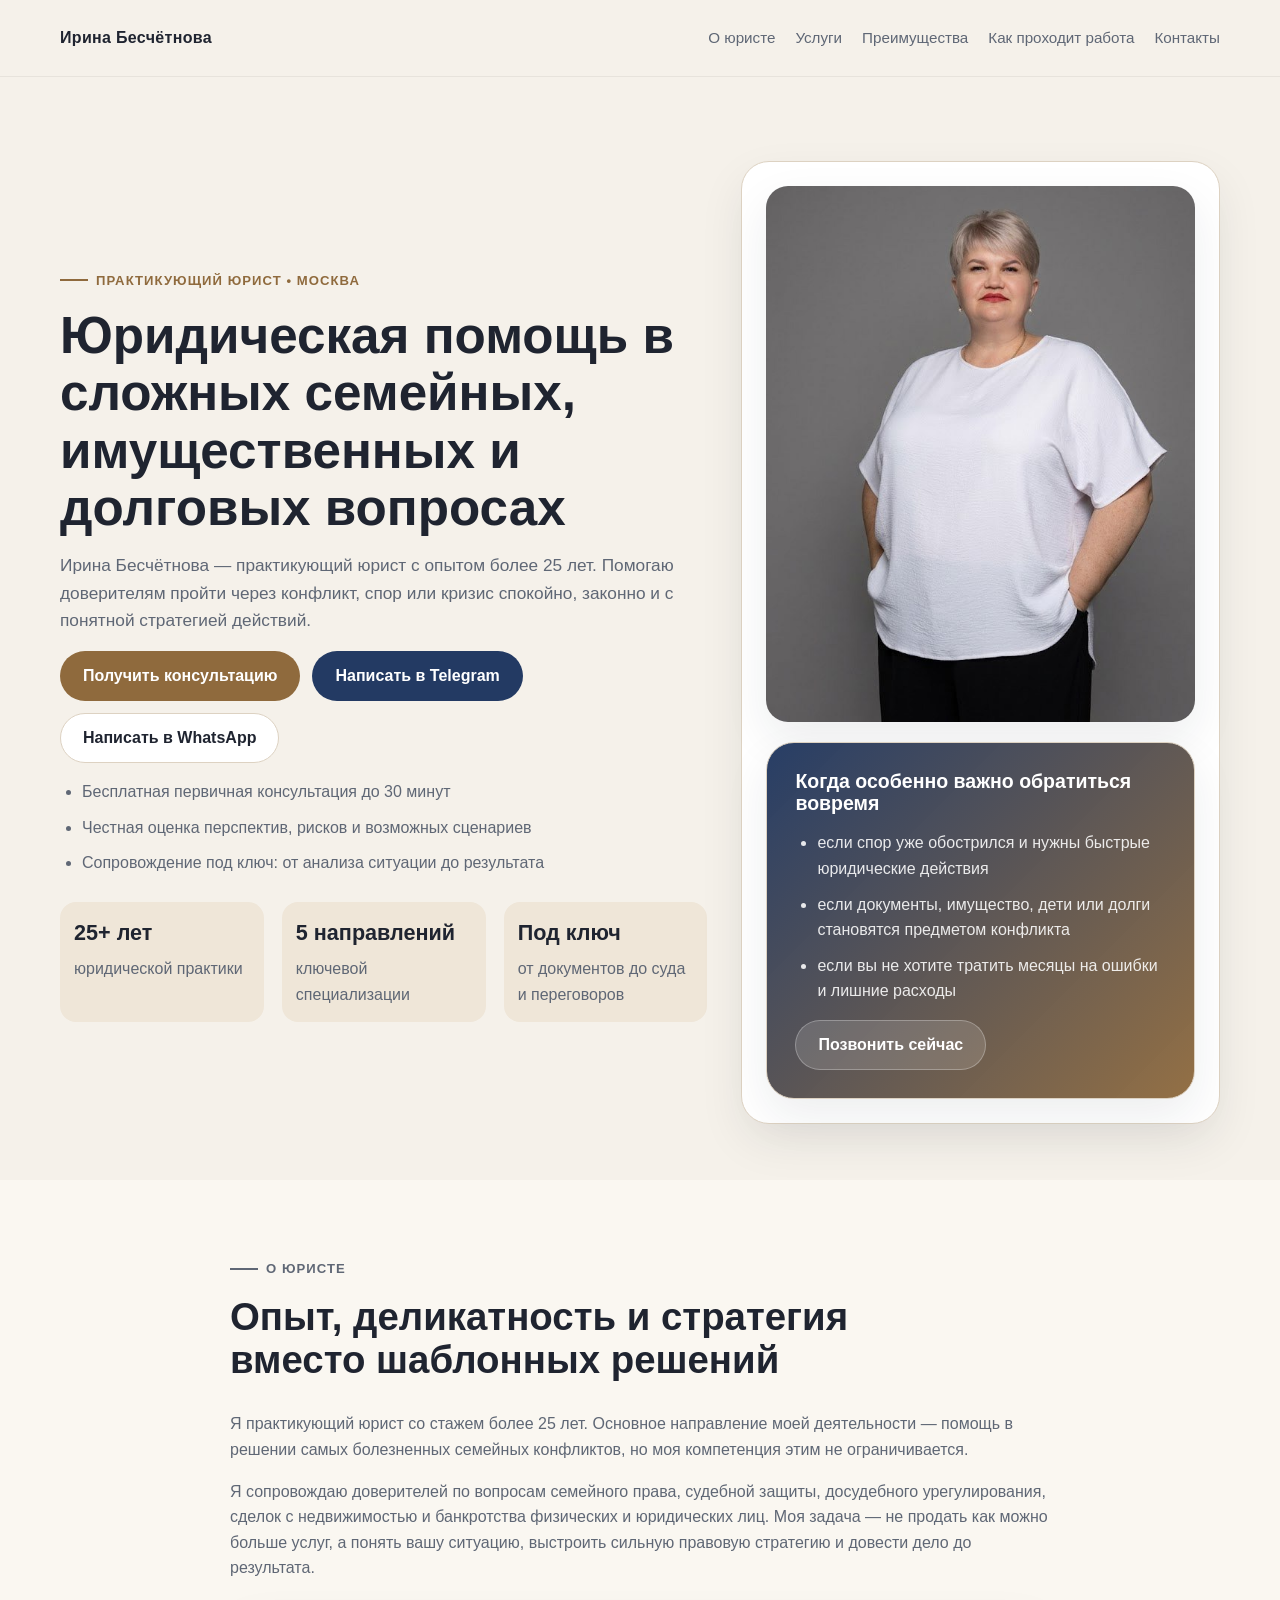
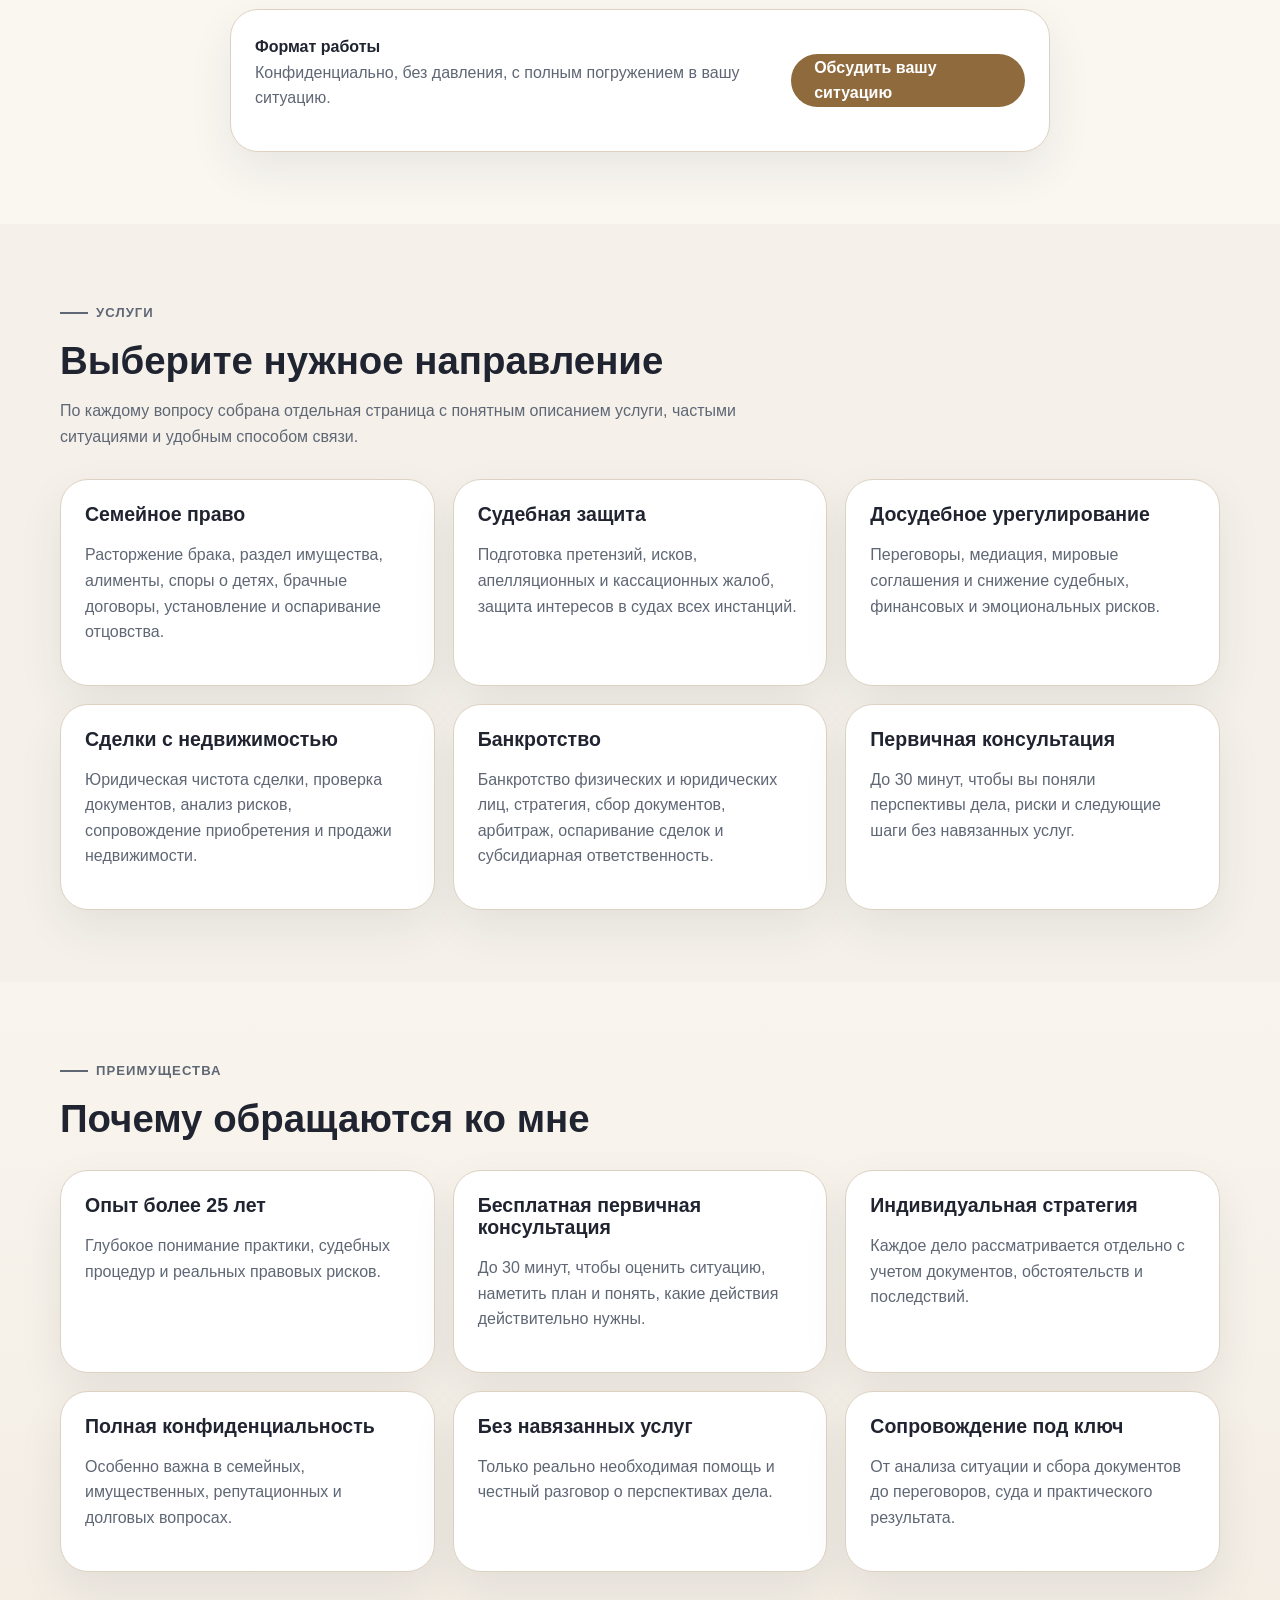
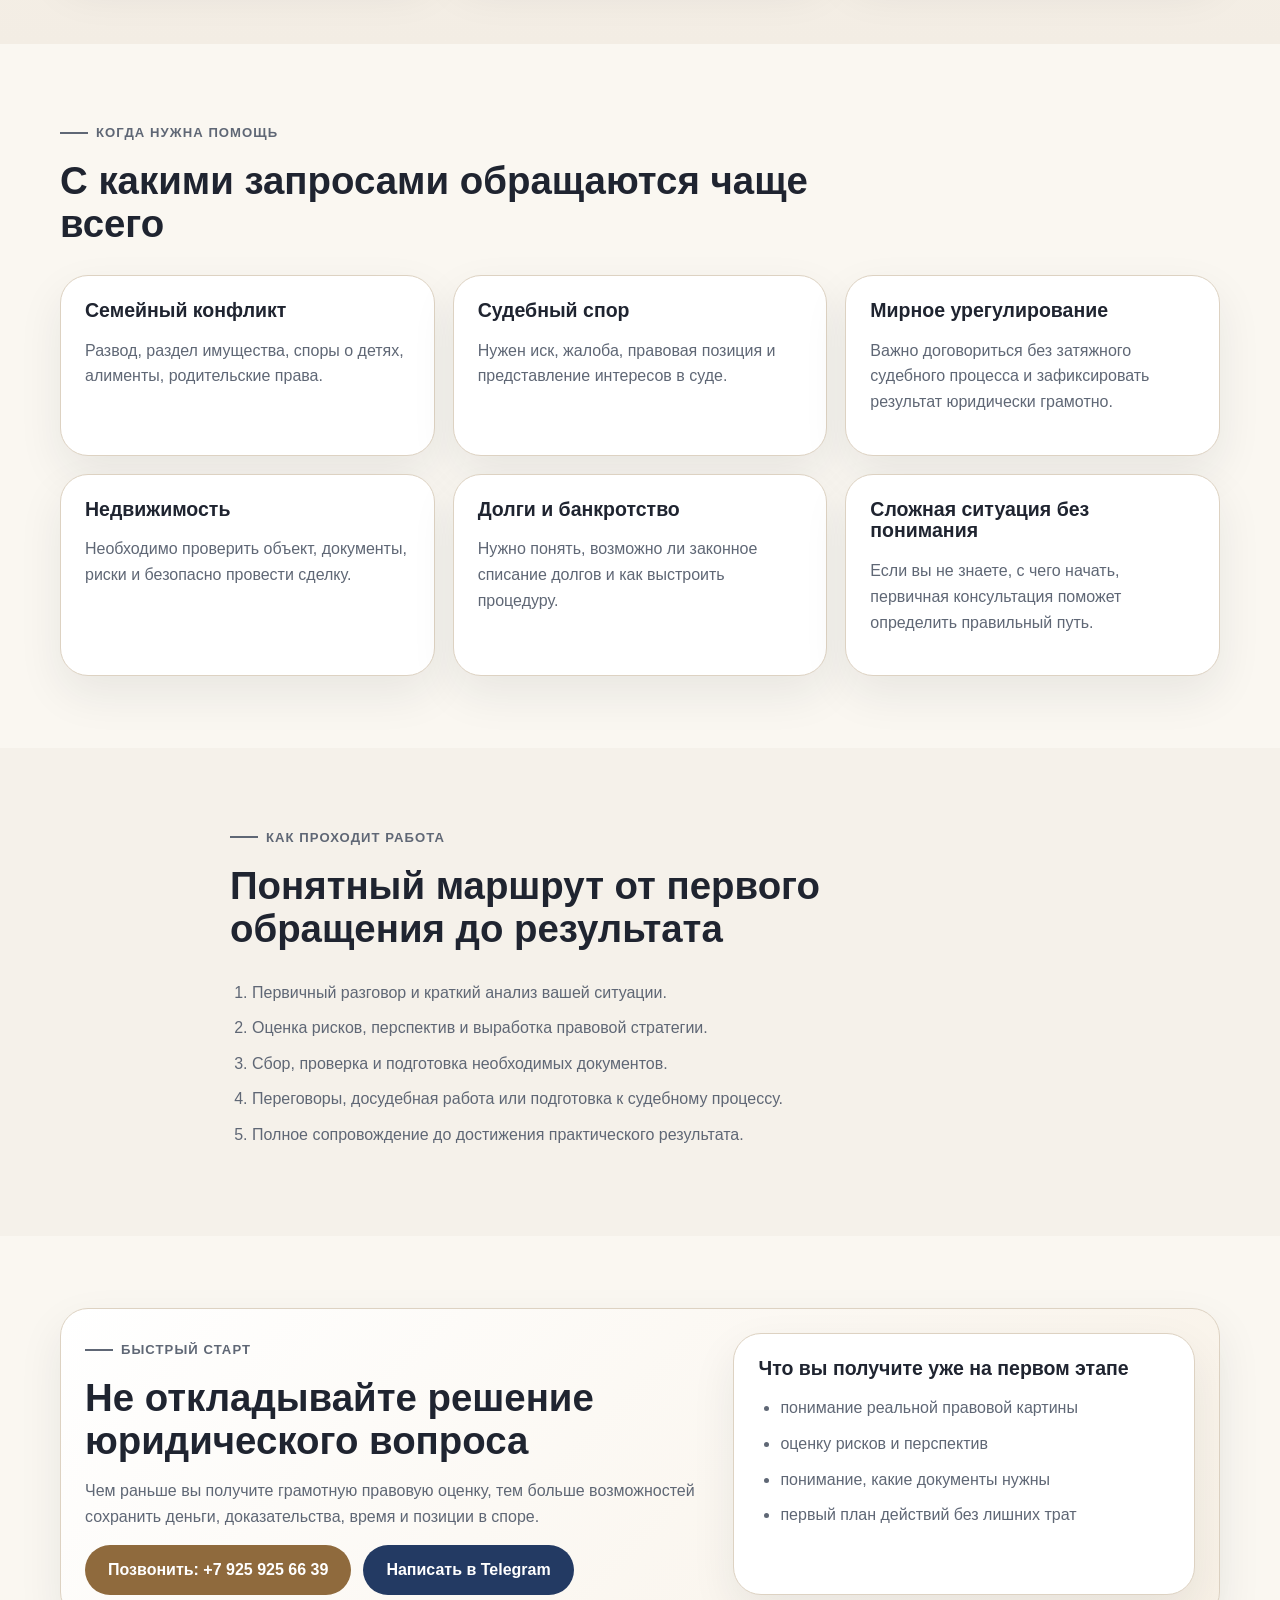
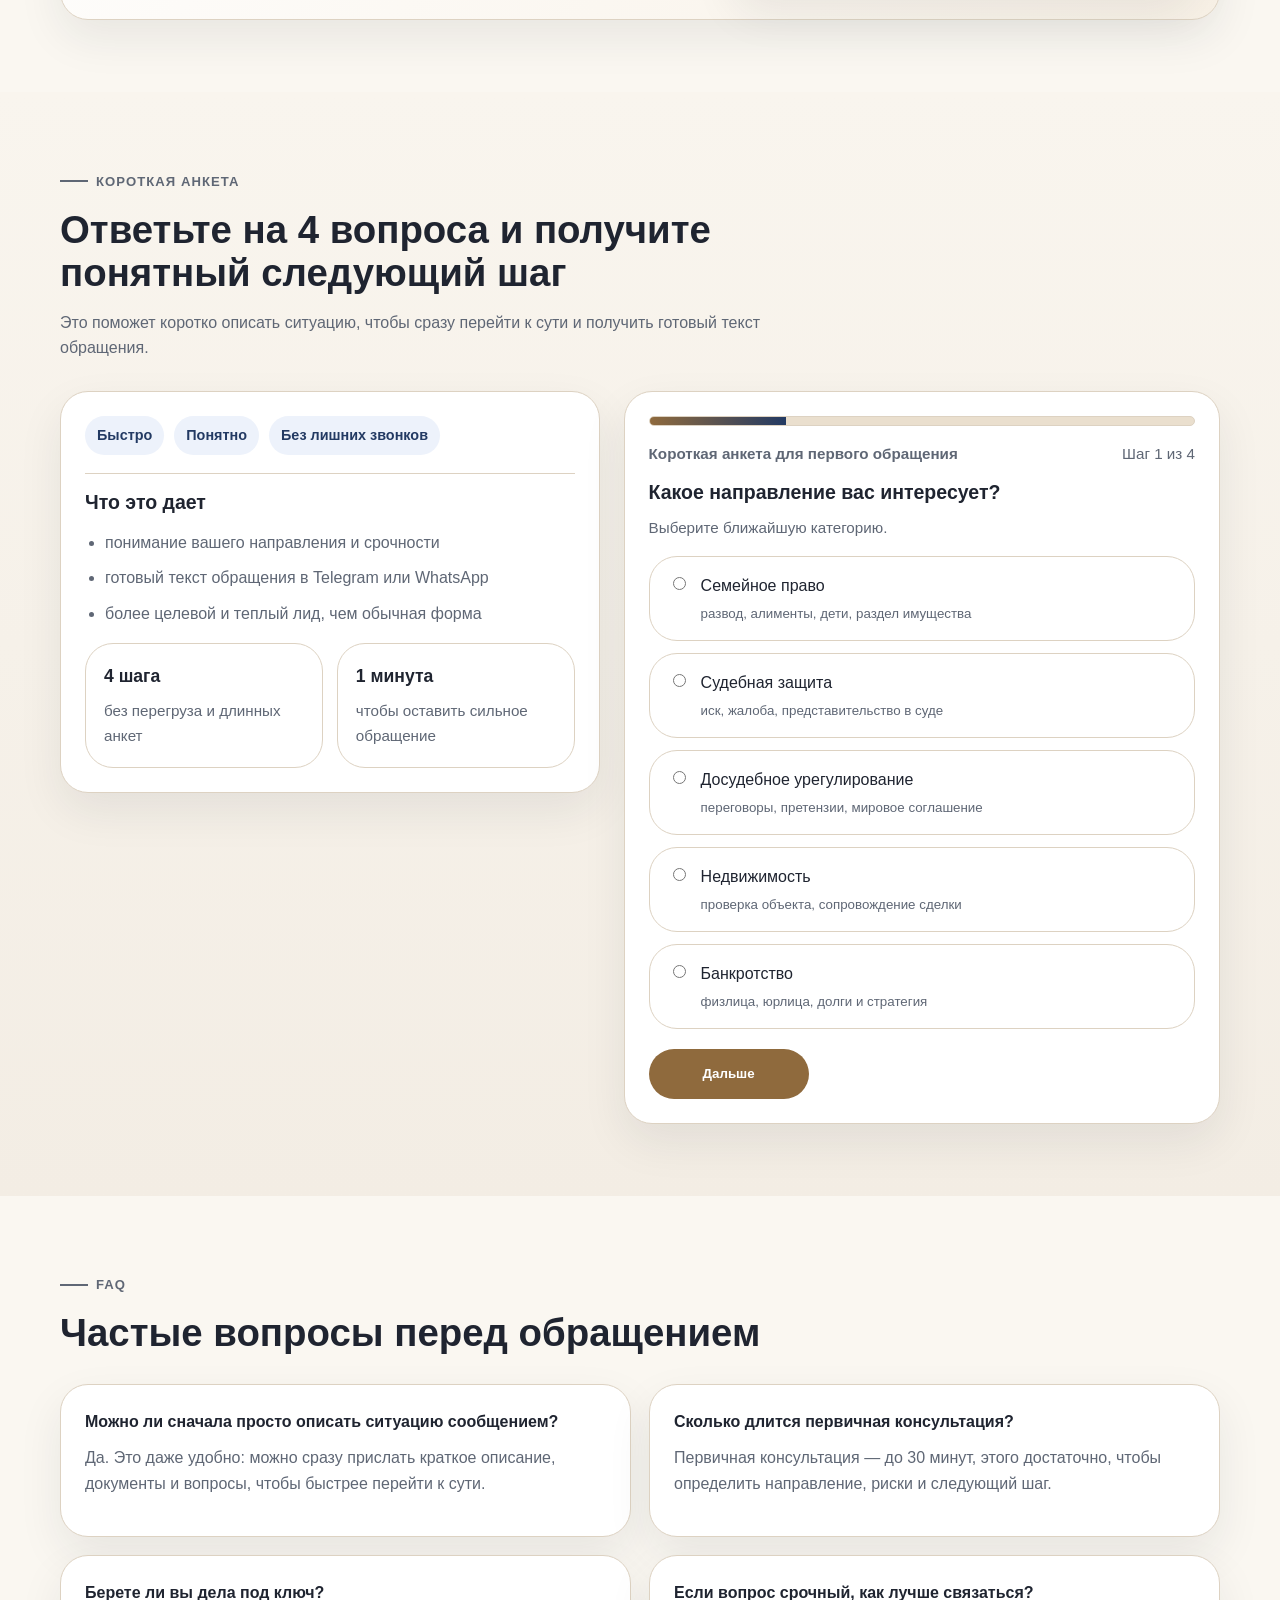
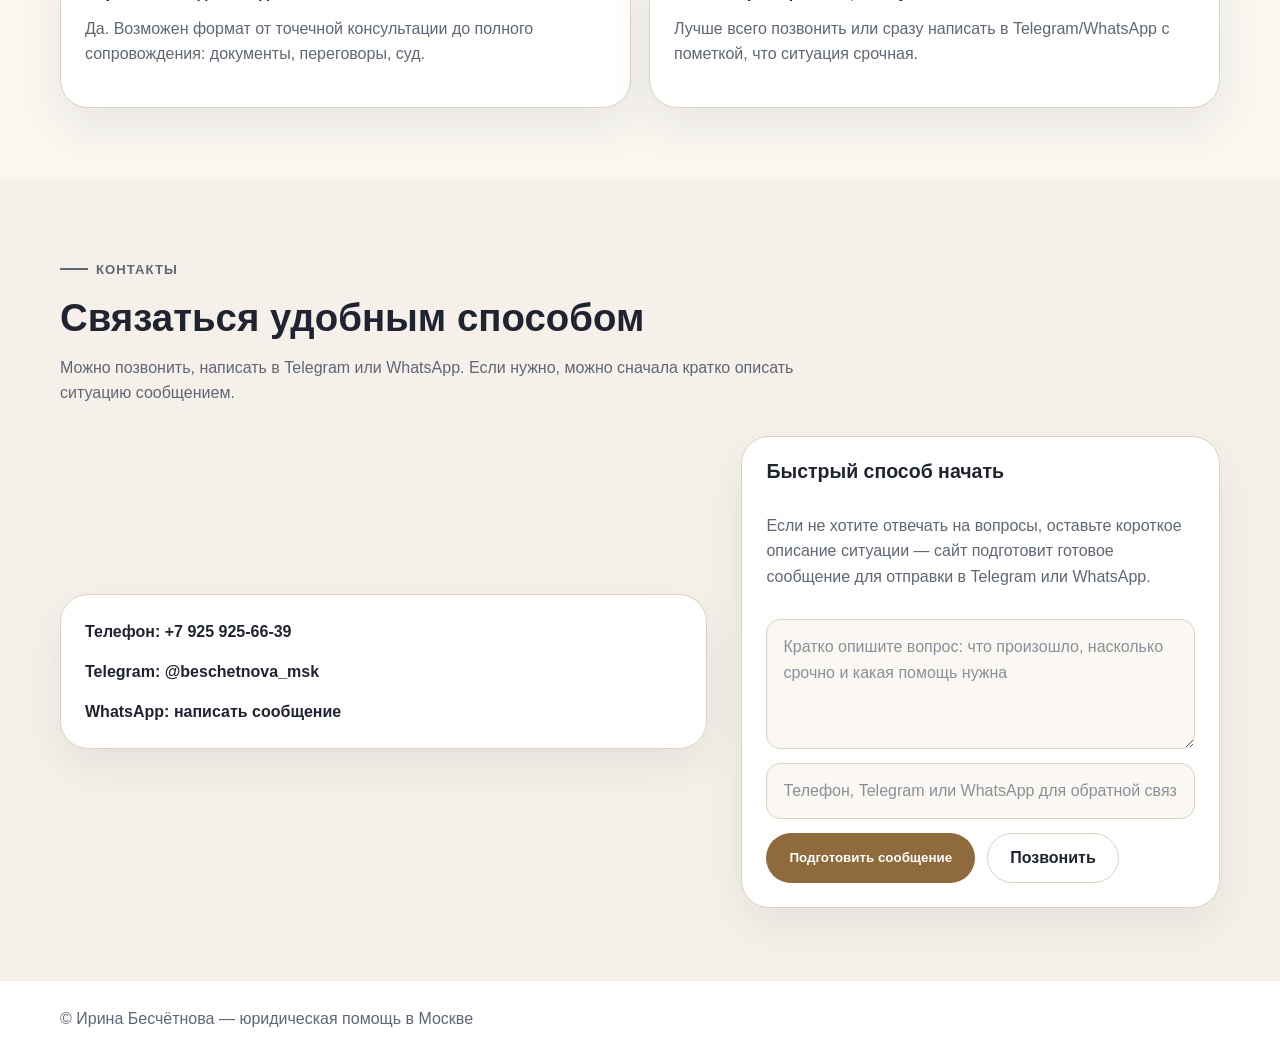
<file: index.html>
<!DOCTYPE html>
<html lang="ru">
<head>
  <meta charset="UTF-8" />
  <meta name="viewport" content="width=device-width, initial-scale=1.0" />
  <title>Ирина Бесчётнова — юрист в Москве | семейное право, банкротство, судебная защита</title>
  <meta name="description" content="Практикующий юрист Ирина Бесчётнова. Более 25 лет практики: семейное право, судебная защита, досудебное урегулирование, сделки с недвижимостью и банкротство. Бесплатная первичная консультация до 30 минут." />
  <meta name="robots" content="index, follow" />
  <link rel="canonical" href="https://lunevweb.github.io/beschetnova-msk/" />
  <meta property="og:type" content="website" />
  <meta property="og:locale" content="ru_RU" />
  <meta property="og:site_name" content="Ирина Бесчётнова — юрист в Москве" />
  <meta property="og:title" content="Ирина Бесчётнова — юрист в Москве | семейное право, банкротство, судебная защита" />
  <meta property="og:description" content="Практикующий юрист Ирина Бесчётнова. Более 25 лет практики: семейное право, судебная защита, досудебное урегулирование, сделки с недвижимостью и банкротство." />
  <meta property="og:url" content="https://lunevweb.github.io/beschetnova-msk/" />
  <meta property="og:image" content="https://lunevweb.github.io/beschetnova-msk/assets/images/irina-beschetnova.jpg" />
  <meta name="twitter:card" content="summary_large_image" />
  <meta name="twitter:title" content="Ирина Бесчётнова — юрист в Москве" />
  <meta name="twitter:description" content="Семейное право, судебная защита, досудебное урегулирование, недвижимость и банкротство." />
  <meta name="twitter:image" content="https://lunevweb.github.io/beschetnova-msk/assets/images/irina-beschetnova.jpg" />
  <link rel="stylesheet" href="assets/css/styles.css" />
</head>
<body>
  <header class="site-header">
    <div class="container header-inner">
      <a class="logo" href="index.html">Ирина Бесчётнова</a>
      <nav class="nav">
        <a href="#about">О юристе</a>
        <a href="#services">Услуги</a>
        <a href="#benefits">Преимущества</a>
        <a href="#steps">Как проходит работа</a>
        <a href="#contacts">Контакты</a>
      </nav>
    </div>
  </header>

  <main>
    <section class="hero">
      <div class="container hero-grid">
        <div>
          <p class="eyebrow">Практикующий юрист • Москва</p>
          <h1>Юридическая помощь в сложных семейных, имущественных и долговых вопросах</h1>
          <p class="lead">Ирина Бесчётнова — практикующий юрист с опытом более 25 лет. Помогаю доверителям пройти через конфликт, спор или кризис спокойно, законно и с понятной стратегией действий.</p>
          <div class="hero-actions">
            <a class="btn btn-primary" href="#contacts">Получить консультацию</a>
            <a class="btn btn-accent" href="https://t.me/beschetnova_msk" target="_blank" rel="noopener noreferrer">Написать в Telegram</a>
            <a class="btn btn-secondary" href="https://wa.me/+79259256639" target="_blank" rel="noopener noreferrer">Написать в WhatsApp</a>
          </div>
          <ul class="hero-points">
            <li>Бесплатная первичная консультация до 30 минут</li>
            <li>Честная оценка перспектив, рисков и возможных сценариев</li>
            <li>Сопровождение под ключ: от анализа ситуации до результата</li>
          </ul>
          <div class="hero-badges">
            <div><strong>25+ лет</strong><span>юридической практики</span></div>
            <div><strong>5 направлений</strong><span>ключевой специализации</span></div>
            <div><strong>Под ключ</strong><span>от документов до суда и переговоров</span></div>
          </div>
        </div>
        <div class="hero-card">
          <img class="hero-photo" src="assets/images/irina-beschetnova.jpg" alt="Ирина Бесчётнова, практикующий юрист" />
          <div class="offer-box">
            <h3>Когда особенно важно обратиться вовремя</h3>
            <ul class="check-list">
              <li>если спор уже обострился и нужны быстрые юридические действия</li>
              <li>если документы, имущество, дети или долги становятся предметом конфликта</li>
              <li>если вы не хотите тратить месяцы на ошибки и лишние расходы</li>
            </ul>
            <div class="inline-actions">
              <a class="btn btn-secondary" href="tel:+79259256639">Позвонить сейчас</a>
            </div>
          </div>
        </div>
      </div>
    </section>

    <section id="about" class="section alt">
      <div class="container narrow">
        <div class="section-head">
          <p class="eyebrow">О юристе</p>
          <h2>Опыт, деликатность и стратегия вместо шаблонных решений</h2>
        </div>
        <p>Я практикующий юрист со стажем более 25 лет. Основное направление моей деятельности — помощь в решении самых болезненных семейных конфликтов, но моя компетенция этим не ограничивается.</p>
        <p>Я сопровождаю доверителей по вопросам семейного права, судебной защиты, досудебного урегулирования, сделок с недвижимостью и банкротства физических и юридических лиц. Моя задача — не продать как можно больше услуг, а понять вашу ситуацию, выстроить сильную правовую стратегию и довести дело до результата.</p>
        <div class="trust-strip">
          <div>
            <strong>Формат работы</strong>
            <p>Конфиденциально, без давления, с полным погружением в вашу ситуацию.</p>
          </div>
          <a class="btn btn-primary" href="#contacts">Обсудить вашу ситуацию</a>
        </div>
      </div>
    </section>

    <section id="services" class="section">
      <div class="container">
        <div class="section-head">
          <p class="eyebrow">Услуги</p>
          <h2>Выберите нужное направление</h2>
          <p>По каждому вопросу собрана отдельная страница с понятным описанием услуги, частыми ситуациями и удобным способом связи.</p>
        </div>
        <div class="cards">
          <a class="card" href="services/family-law.html">
            <h3>Семейное право</h3>
            <p>Расторжение брака, раздел имущества, алименты, споры о детях, брачные договоры, установление и оспаривание отцовства.</p>
          </a>
          <a class="card" href="services/court-protection.html">
            <h3>Судебная защита</h3>
            <p>Подготовка претензий, исков, апелляционных и кассационных жалоб, защита интересов в судах всех инстанций.</p>
          </a>
          <a class="card" href="services/pretrial-settlement.html">
            <h3>Досудебное урегулирование</h3>
            <p>Переговоры, медиация, мировые соглашения и снижение судебных, финансовых и эмоциональных рисков.</p>
          </a>
          <a class="card" href="services/real-estate.html">
            <h3>Сделки с недвижимостью</h3>
            <p>Юридическая чистота сделки, проверка документов, анализ рисков, сопровождение приобретения и продажи недвижимости.</p>
          </a>
          <a class="card" href="services/bankruptcy.html">
            <h3>Банкротство</h3>
            <p>Банкротство физических и юридических лиц, стратегия, сбор документов, арбитраж, оспаривание сделок и субсидиарная ответственность.</p>
          </a>
          <div class="card">
            <h3>Первичная консультация</h3>
            <p>До 30 минут, чтобы вы поняли перспективы дела, риски и следующие шаги без навязанных услуг.</p>
          </div>
        </div>
      </div>
    </section>

    <section id="benefits" class="section accent-section">
      <div class="container">
        <div class="section-head">
          <p class="eyebrow">Преимущества</p>
          <h2>Почему обращаются ко мне</h2>
        </div>
        <div class="features">
          <div class="feature"><h3>Опыт более 25 лет</h3><p>Глубокое понимание практики, судебных процедур и реальных правовых рисков.</p></div>
          <div class="feature"><h3>Бесплатная первичная консультация</h3><p>До 30 минут, чтобы оценить ситуацию, наметить план и понять, какие действия действительно нужны.</p></div>
          <div class="feature"><h3>Индивидуальная стратегия</h3><p>Каждое дело рассматривается отдельно с учетом документов, обстоятельств и последствий.</p></div>
          <div class="feature"><h3>Полная конфиденциальность</h3><p>Особенно важна в семейных, имущественных, репутационных и долговых вопросах.</p></div>
          <div class="feature"><h3>Без навязанных услуг</h3><p>Только реально необходимая помощь и честный разговор о перспективах дела.</p></div>
          <div class="feature"><h3>Сопровождение под ключ</h3><p>От анализа ситуации и сбора документов до переговоров, суда и практического результата.</p></div>
        </div>
      </div>
    </section>

    <section class="section alt">
      <div class="container">
        <div class="section-head">
          <p class="eyebrow">Когда нужна помощь</p>
          <h2>С какими запросами обращаются чаще всего</h2>
        </div>
        <div class="audience-grid">
          <div class="audience-card"><h3>Семейный конфликт</h3><p>Развод, раздел имущества, споры о детях, алименты, родительские права.</p></div>
          <div class="audience-card"><h3>Судебный спор</h3><p>Нужен иск, жалоба, правовая позиция и представление интересов в суде.</p></div>
          <div class="audience-card"><h3>Мирное урегулирование</h3><p>Важно договориться без затяжного судебного процесса и зафиксировать результат юридически грамотно.</p></div>
          <div class="audience-card"><h3>Недвижимость</h3><p>Необходимо проверить объект, документы, риски и безопасно провести сделку.</p></div>
          <div class="audience-card"><h3>Долги и банкротство</h3><p>Нужно понять, возможно ли законное списание долгов и как выстроить процедуру.</p></div>
          <div class="audience-card"><h3>Сложная ситуация без понимания</h3><p>Если вы не знаете, с чего начать, первичная консультация поможет определить правильный путь.</p></div>
        </div>
      </div>
    </section>

    <section id="steps" class="section">
      <div class="container narrow">
        <div class="section-head">
          <p class="eyebrow">Как проходит работа</p>
          <h2>Понятный маршрут от первого обращения до результата</h2>
        </div>
        <ol class="steps">
          <li>Первичный разговор и краткий анализ вашей ситуации.</li>
          <li>Оценка рисков, перспектив и выработка правовой стратегии.</li>
          <li>Сбор, проверка и подготовка необходимых документов.</li>
          <li>Переговоры, досудебная работа или подготовка к судебному процессу.</li>
          <li>Полное сопровождение до достижения практического результата.</li>
        </ol>
      </div>
    </section>

    <section class="section alt">
      <div class="container">
        <div class="cta-band">
          <div>
            <p class="eyebrow">Быстрый старт</p>
            <h2>Не откладывайте решение юридического вопроса</h2>
            <p>Чем раньше вы получите грамотную правовую оценку, тем больше возможностей сохранить деньги, доказательства, время и позиции в споре.</p>
            <div class="inline-actions">
              <a class="btn btn-primary" href="tel:+79259256639">Позвонить: +7 925 925 66 39</a>
              <a class="btn btn-accent" href="https://t.me/beschetnova_msk" target="_blank" rel="noopener noreferrer">Написать в Telegram</a>
            </div>
          </div>
          <div class="warning-box">
            <h3>Что вы получите уже на первом этапе</h3>
            <ul class="check-list">
              <li>понимание реальной правовой картины</li>
              <li>оценку рисков и перспектив</li>
              <li>понимание, какие документы нужны</li>
              <li>первый план действий без лишних трат</li>
            </ul>
          </div>
        </div>
      </div>
    </section>

    <section class="section accent-section" id="quiz">
      <div class="container">
        <div class="section-head">
          <p class="eyebrow">Короткая анкета</p>
          <h2>Ответьте на 4 вопроса и получите понятный следующий шаг</h2>
          <p>Это поможет коротко описать ситуацию, чтобы сразу перейти к сути и получить готовый текст обращения.</p>
        </div>
        <div class="quiz-shell" data-quiz>
          <div class="quiz-side">
            <div class="quiz-badges">
              <span class="quiz-badge">Быстро</span>
              <span class="quiz-badge">Понятно</span>
              <span class="quiz-badge">Без лишних звонков</span>
            </div>
            <div class="quiz-panel-divider"></div>
            <h3 class="quiz-heading">Что это дает</h3>
            <ul class="check-list">
              <li>понимание вашего направления и срочности</li>
              <li>готовый текст обращения в Telegram или WhatsApp</li>
              <li>более целевой и теплый лид, чем обычная форма</li>
            </ul>
            <div class="quiz-mini-grid">
              <div class="metric"><strong>4 шага</strong><span>без перегруза и длинных анкет</span></div>
              <div class="metric"><strong>1 минута</strong><span>чтобы оставить сильное обращение</span></div>
            </div>
          </div>
          <div class="quiz-card">
            <div class="progress-track"><div class="progress-bar" data-progress-bar></div></div>
            <div class="progress-meta">
              <strong>Короткая анкета для первого обращения</strong>
              <span data-progress-text>Шаг 1 из 4</span>
            </div>

            <div class="quiz-step" data-step>
              <h3 class="quiz-step-title">Какое направление вас интересует?</h3>
              <p class="step-hint">Выберите ближайшую категорию.</p>
              <div class="option-grid">
                <label class="option-pill"><input type="radio" name="category" value="Семейное право" required /><span>Семейное право<small>развод, алименты, дети, раздел имущества</small></span></label>
                <label class="option-pill"><input type="radio" name="category" value="Судебная защита" required /><span>Судебная защита<small>иск, жалоба, представительство в суде</small></span></label>
                <label class="option-pill"><input type="radio" name="category" value="Досудебное урегулирование" required /><span>Досудебное урегулирование<small>переговоры, претензии, мировое соглашение</small></span></label>
                <label class="option-pill"><input type="radio" name="category" value="Недвижимость" required /><span>Недвижимость<small>проверка объекта, сопровождение сделки</small></span></label>
                <label class="option-pill"><input type="radio" name="category" value="Банкротство" required /><span>Банкротство<small>физлица, юрлица, долги и стратегия</small></span></label>
              </div>
            </div>

            <div class="quiz-step" data-step hidden>
              <h3 class="quiz-step-title">Насколько срочный у вас вопрос?</h3>
              <div class="radio-stack">
                <label class="option-pill"><input type="radio" name="urgency" value="Срочно — нужно начать сегодня" required /><span>Срочно<small>нужно начать сегодня или в ближайшие 24 часа</small></span></label>
                <label class="option-pill"><input type="radio" name="urgency" value="В ближайшую неделю" required /><span>В ближайшую неделю<small>есть время подготовиться, но откладывать нельзя</small></span></label>
                <label class="option-pill"><input type="radio" name="urgency" value="Пока хочу понять перспективы" required /><span>Пока хочу понять перспективы<small>нужен анализ и план действий</small></span></label>
              </div>
            </div>

            <div class="quiz-step" data-step hidden>
              <h3 class="quiz-step-title">Что для вас сейчас главное?</h3>
              <div class="radio-stack">
                <label class="option-pill"><input type="radio" name="goal" value="Получить консультацию и стратегию" required /><span>Получить консультацию и стратегию</span></label>
                <label class="option-pill"><input type="radio" name="goal" value="Подготовить документы" required /><span>Подготовить документы</span></label>
                <label class="option-pill"><input type="radio" name="goal" value="Нужно сопровождение под ключ" required /><span>Нужно сопровождение под ключ</span></label>
                <label class="option-pill"><input type="radio" name="goal" value="Нужно срочно подключиться к спору" required /><span>Нужно срочно подключиться к спору</span></label>
              </div>
            </div>

            <div class="quiz-step" data-step hidden>
              <h3 class="quiz-step-title">Оставьте короткое описание и контакт</h3>
              <p class="step-hint">Чем конкретнее опишете ситуацию, тем проще будет сразу дать следующий шаг.</p>
              <div class="quiz-inline-contact">
                <textarea class="textarea" name="details" placeholder="Опишите ситуацию в 2–5 предложениях" required></textarea>
                <input class="input" type="text" name="contact" placeholder="Телефон, Telegram или WhatsApp" required />
              </div>
              <p class="quiz-note">После заполнения откроются кнопки с готовым текстом обращения.</p>
            </div>

            <div class="quiz-actions">
              <button class="btn btn-secondary" type="button" data-prev hidden>Назад</button>
              <button class="btn btn-primary" type="button" data-next>Дальше</button>
            </div>

            <div class="result-box" data-quiz-result hidden>
              <h3>Готовое сообщение</h3>
              <pre data-result-text></pre>
              <div class="result-actions">
                <a class="btn btn-accent" data-result-tg href="#" target="_blank" rel="noopener noreferrer">Отправить в Telegram</a>
                <a class="btn btn-secondary" data-result-wa href="#" target="_blank" rel="noopener noreferrer">Отправить в WhatsApp</a>
              </div>
            </div>
          </div>
        </div>
      </div>
    </section>

    <section class="section alt" id="faq">
      <div class="container">
        <div class="section-head">
          <p class="eyebrow">FAQ</p>
          <h2>Частые вопросы перед обращением</h2>
        </div>
        <div class="faq-grid two-col">
          <div class="faq-item"><div class="faq-question">Можно ли сначала просто описать ситуацию сообщением?</div><p>Да. Это даже удобно: можно сразу прислать краткое описание, документы и вопросы, чтобы быстрее перейти к сути.</p></div>
          <div class="faq-item"><div class="faq-question">Сколько длится первичная консультация?</div><p>Первичная консультация — до 30 минут, этого достаточно, чтобы определить направление, риски и следующий шаг.</p></div>
          <div class="faq-item"><div class="faq-question">Берете ли вы дела под ключ?</div><p>Да. Возможен формат от точечной консультации до полного сопровождения: документы, переговоры, суд.</p></div>
          <div class="faq-item"><div class="faq-question">Если вопрос срочный, как лучше связаться?</div><p>Лучше всего позвонить или сразу написать в Telegram/WhatsApp с пометкой, что ситуация срочная.</p></div>
        </div>
      </div>
    </section>

    <section id="contacts" class="section contact-section">
      <div class="container">
        <div class="section-head">
          <p class="eyebrow">Контакты</p>
          <h2>Связаться удобным способом</h2>
          <p>Можно позвонить, написать в Telegram или WhatsApp. Если нужно, можно сначала кратко описать ситуацию сообщением.</p>
        </div>
        <div class="page-hero-grid">
          <div class="contact-box">
            <a href="tel:+79259256639">Телефон: +7 925 925-66-39</a>
            <a href="https://t.me/beschetnova_msk" target="_blank" rel="noopener noreferrer">Telegram: @beschetnova_msk</a>
            <a href="https://wa.me/79259256639" target="_blank" rel="noopener noreferrer">WhatsApp: написать сообщение</a>
          </div>
          <div class="form-card" data-message-form data-topic="общая юридическая консультация">
            <h3>Быстрый способ начать</h3>
            <p>Если не хотите отвечать на вопросы, оставьте короткое описание ситуации — сайт подготовит готовое сообщение для отправки в Telegram или WhatsApp.</p>
            <textarea class="textarea" data-message-input placeholder="Кратко опишите вопрос: что произошло, насколько срочно и какая помощь нужна"></textarea>
            <input class="input" type="text" data-contact-input placeholder="Телефон, Telegram или WhatsApp для обратной связи" />
            <div class="contact-actions">
              <button class="btn btn-primary" type="button" data-message-submit>Подготовить сообщение</button>
              <a class="btn btn-secondary" href="tel:+792****8385">Позвонить</a>
            </div>
            <div class="result-box" data-message-result hidden>
              <h3>Готовое сообщение</h3>
              <pre data-message-preview></pre>
              <div class="result-actions">
                <a class="btn btn-accent" data-message-tg href="#" target="_blank" rel="noopener noreferrer">Отправить в Telegram</a>
                <a class="btn btn-secondary" data-message-wa href="#" target="_blank" rel="noopener noreferrer">Отправить в WhatsApp</a>
              </div>
            </div>
          </div>
        </div>
      </div>
    </section>
  </main>

  <footer class="site-footer">
    <div class="container footer-inner">
      <p>© Ирина Бесчётнова — юридическая помощь в Москве</p>
    </div>
  </footer>
  <script src="assets/js/main.js"></script>
</body>
</html>
</file>
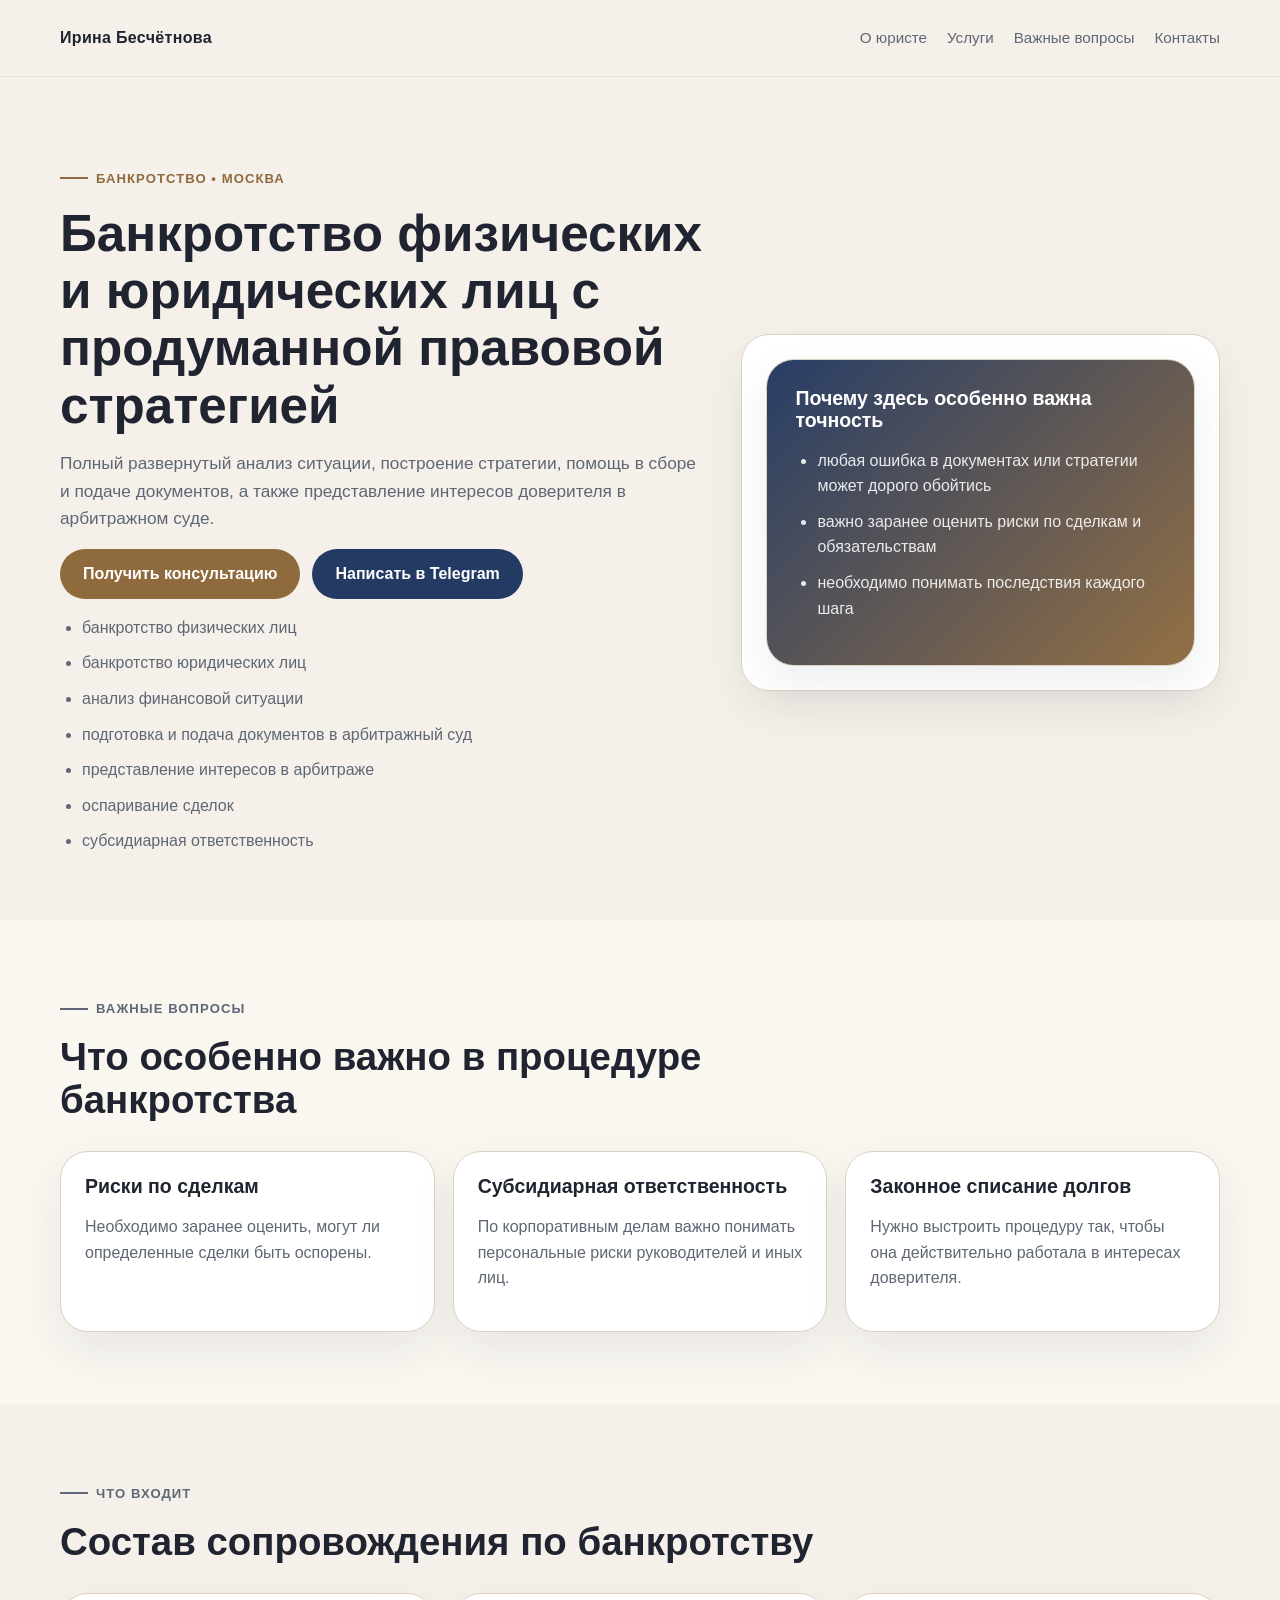
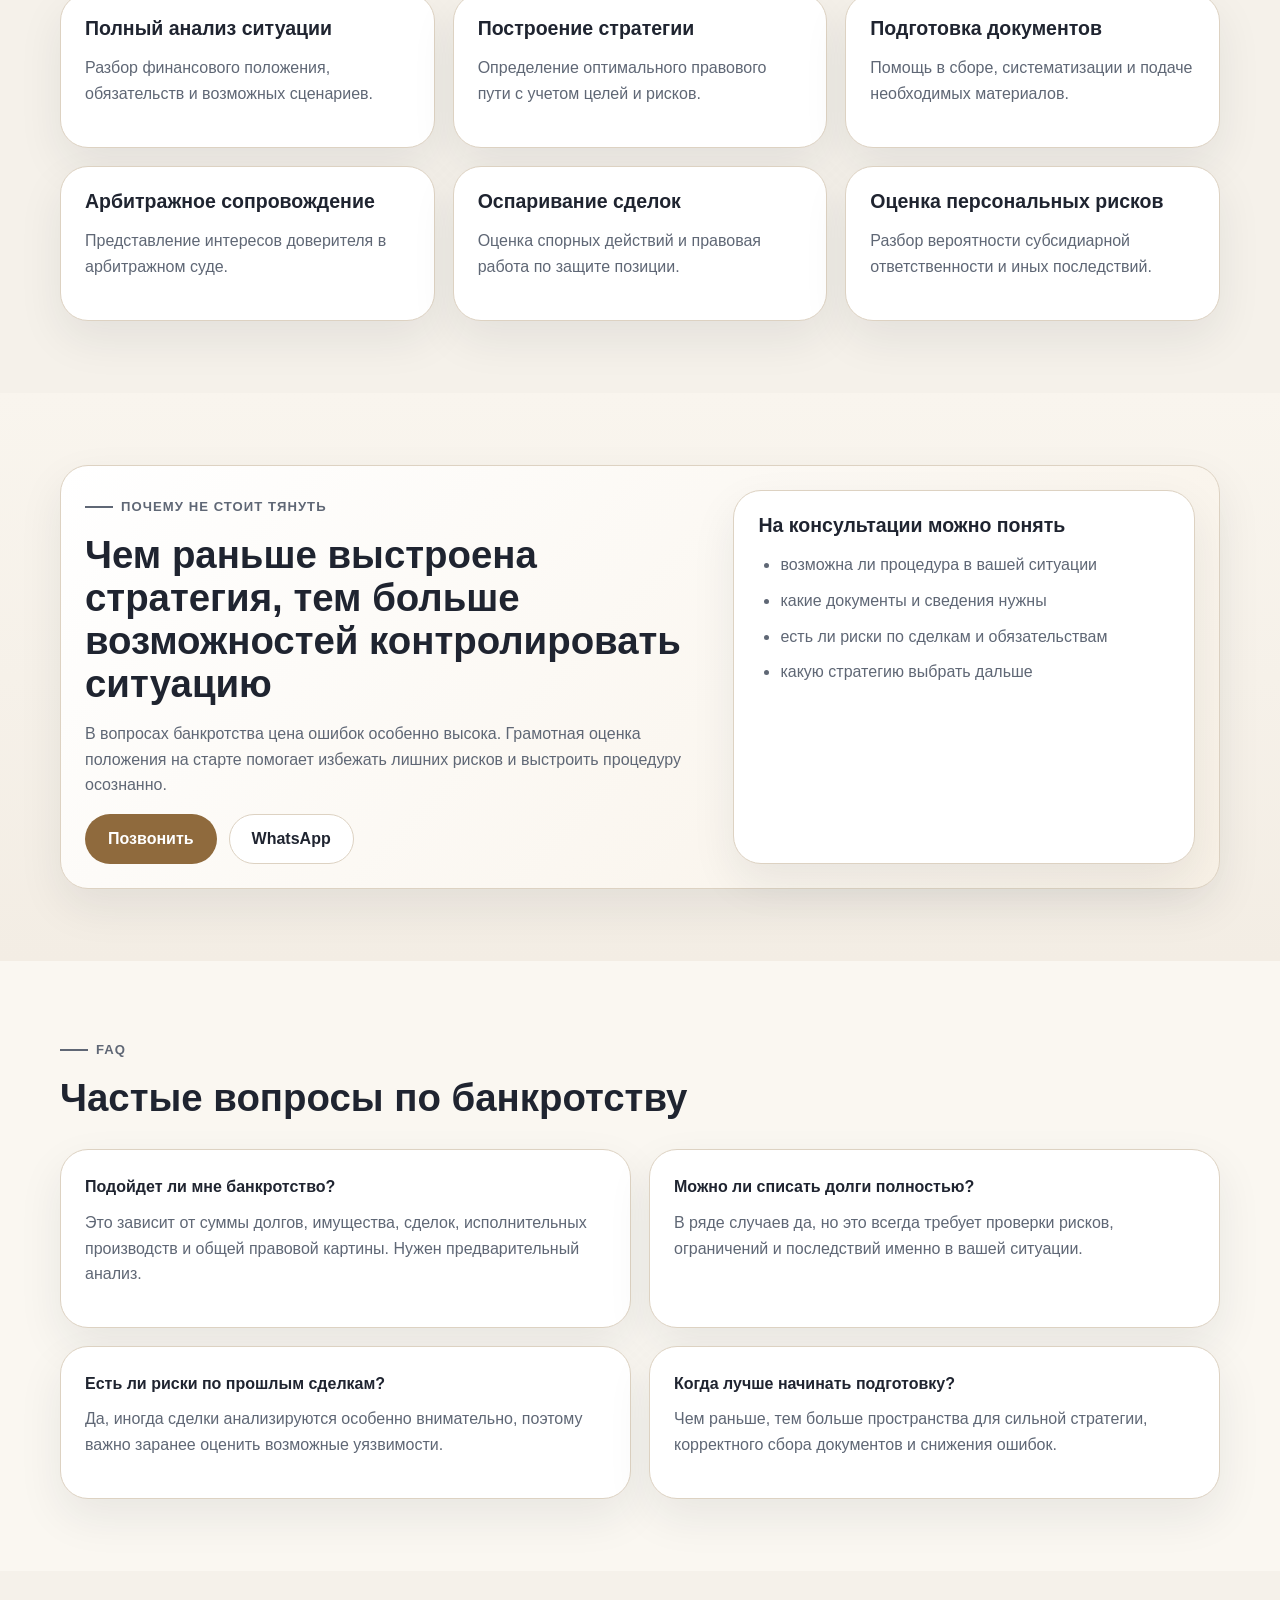
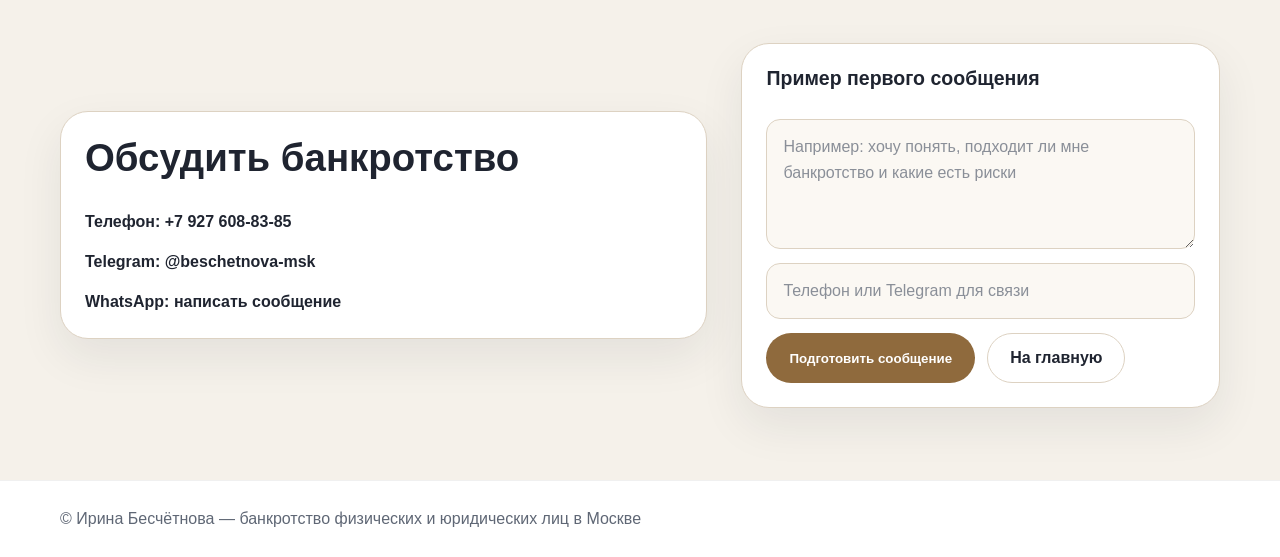
<file: services/bankruptcy.html>
<!DOCTYPE html>
<html lang="ru">
<head>
  <meta charset="UTF-8" />
  <meta name="viewport" content="width=device-width, initial-scale=1.0" />
  <title>Банкротство физических и юридических лиц в Москве | Ирина Бесчётнова</title>
  <meta name="description" content="Сопровождение процедур банкротства физических и юридических лиц. Анализ ситуации, стратегия, сбор и подача документов, арбитраж, оспаривание сделок, субсидиарная ответственность." />
  <meta name="robots" content="index, follow" />
  <link rel="canonical" href="https://lunevweb.github.io/beschetnova-msk/services/bankruptcy.html" />
  <meta property="og:type" content="article" />
  <meta property="og:locale" content="ru_RU" />
  <meta property="og:site_name" content="Ирина Бесчётнова — юрист в Москве" />
  <meta property="og:title" content="Банкротство физических и юридических лиц в Москве" />
  <meta property="og:description" content="Анализ ситуации, стратегия, подготовка документов и сопровождение процедуры банкротства под ключ." />
  <meta property="og:url" content="https://lunevweb.github.io/beschetnova-msk/services/bankruptcy.html" />
  <meta property="og:image" content="https://lunevweb.github.io/beschetnova-msk/assets/images/irina-beschetnova.jpg" />
  <meta name="twitter:card" content="summary_large_image" />
  <link rel="stylesheet" href="../assets/css/styles.css" />
</head>
<body>
  <header class="site-header">
    <div class="container header-inner">
      <a class="logo" href="../index.html">Ирина Бесчётнова</a>
      <nav class="nav">
        <a href="../index.html#about">О юристе</a>
        <a href="../index.html#services">Услуги</a>
        <a href="#risks">Важные вопросы</a>
        <a href="#contacts">Контакты</a>
      </nav>
    </div>
  </header>

  <main>
    <section class="page-hero">
      <div class="container page-hero-grid">
        <div>
          <p class="eyebrow">Банкротство • Москва</p>
          <h1>Банкротство физических и юридических лиц с продуманной правовой стратегией</h1>
          <p class="lead">Полный развернутый анализ ситуации, построение стратегии, помощь в сборе и подаче документов, а также представление интересов доверителя в арбитражном суде.</p>
          <div class="hero-actions">
            <a class="btn btn-primary" href="#contacts">Получить консультацию</a>
            <a class="btn btn-accent" href="https://t.me/beschetnova-msk" target="_blank" rel="noopener noreferrer">Написать в Telegram</a>
          </div>
          <ul class="service-list">
            <li>банкротство физических лиц</li>
            <li>банкротство юридических лиц</li>
            <li>анализ финансовой ситуации</li>
            <li>подготовка и подача документов в арбитражный суд</li>
            <li>представление интересов в арбитраже</li>
            <li>оспаривание сделок</li>
            <li>субсидиарная ответственность</li>
          </ul>
        </div>
        <div class="hero-card">
          <div class="offer-box">
            <h3>Почему здесь особенно важна точность</h3>
            <ul class="check-list">
              <li>любая ошибка в документах или стратегии может дорого обойтись</li>
              <li>важно заранее оценить риски по сделкам и обязательствам</li>
              <li>необходимо понимать последствия каждого шага</li>
            </ul>
          </div>
        </div>
      </div>
    </section>

    <section id="risks" class="section alt">
      <div class="container">
        <div class="section-head">
          <p class="eyebrow">Важные вопросы</p>
          <h2>Что особенно важно в процедуре банкротства</h2>
        </div>
        <div class="audience-grid">
          <div class="audience-card"><h3>Риски по сделкам</h3><p>Необходимо заранее оценить, могут ли определенные сделки быть оспорены.</p></div>
          <div class="audience-card"><h3>Субсидиарная ответственность</h3><p>По корпоративным делам важно понимать персональные риски руководителей и иных лиц.</p></div>
          <div class="audience-card"><h3>Законное списание долгов</h3><p>Нужно выстроить процедуру так, чтобы она действительно работала в интересах доверителя.</p></div>
        </div>
      </div>
    </section>

    <section class="section">
      <div class="container">
        <div class="section-head">
          <p class="eyebrow">Что входит</p>
          <h2>Состав сопровождения по банкротству</h2>
        </div>
        <div class="features">
          <div class="feature"><h3>Полный анализ ситуации</h3><p>Разбор финансового положения, обязательств и возможных сценариев.</p></div>
          <div class="feature"><h3>Построение стратегии</h3><p>Определение оптимального правового пути с учетом целей и рисков.</p></div>
          <div class="feature"><h3>Подготовка документов</h3><p>Помощь в сборе, систематизации и подаче необходимых материалов.</p></div>
          <div class="feature"><h3>Арбитражное сопровождение</h3><p>Представление интересов доверителя в арбитражном суде.</p></div>
          <div class="feature"><h3>Оспаривание сделок</h3><p>Оценка спорных действий и правовая работа по защите позиции.</p></div>
          <div class="feature"><h3>Оценка персональных рисков</h3><p>Разбор вероятности субсидиарной ответственности и иных последствий.</p></div>
        </div>
      </div>
    </section>

    <section class="section accent-section">
      <div class="container">
        <div class="cta-band">
          <div>
            <p class="eyebrow">Почему не стоит тянуть</p>
            <h2>Чем раньше выстроена стратегия, тем больше возможностей контролировать ситуацию</h2>
            <p>В вопросах банкротства цена ошибок особенно высока. Грамотная оценка положения на старте помогает избежать лишних рисков и выстроить процедуру осознанно.</p>
            <div class="inline-actions">
              <a class="btn btn-primary" href="tel:+79276088385">Позвонить</a>
              <a class="btn btn-secondary" href="https://wa.me/79276088385" target="_blank" rel="noopener noreferrer">WhatsApp</a>
            </div>
          </div>
          <div class="warning-box">
            <h3>На консультации можно понять</h3>
            <ul class="check-list">
              <li>возможна ли процедура в вашей ситуации</li>
              <li>какие документы и сведения нужны</li>
              <li>есть ли риски по сделкам и обязательствам</li>
              <li>какую стратегию выбрать дальше</li>
            </ul>
          </div>
        </div>
      </div>
    </section>

    <section class="section alt" id="faq">
      <div class="container">
        <div class="section-head">
          <p class="eyebrow">FAQ</p>
          <h2>Частые вопросы по банкротству</h2>
        </div>
        <div class="faq-grid two-col">
          <div class="faq-item"><div class="faq-question">Подойдет ли мне банкротство?</div><p>Это зависит от суммы долгов, имущества, сделок, исполнительных производств и общей правовой картины. Нужен предварительный анализ.</p></div>
          <div class="faq-item"><div class="faq-question">Можно ли списать долги полностью?</div><p>В ряде случаев да, но это всегда требует проверки рисков, ограничений и последствий именно в вашей ситуации.</p></div>
          <div class="faq-item"><div class="faq-question">Есть ли риски по прошлым сделкам?</div><p>Да, иногда сделки анализируются особенно внимательно, поэтому важно заранее оценить возможные уязвимости.</p></div>
          <div class="faq-item"><div class="faq-question">Когда лучше начинать подготовку?</div><p>Чем раньше, тем больше пространства для сильной стратегии, корректного сбора документов и снижения ошибок.</p></div>
        </div>
      </div>
    </section>

    <section id="contacts" class="section">
      <div class="container page-hero-grid">
        <div class="contact-box">
          <h2>Обсудить банкротство</h2>
          <a href="tel:+79276088385">Телефон: +7 927 608-83-85</a>
          <a href="https://t.me/beschetnova-msk" target="_blank" rel="noopener noreferrer">Telegram: @beschetnova-msk</a>
          <a href="https://wa.me/79276088385" target="_blank" rel="noopener noreferrer">WhatsApp: написать сообщение</a>
        </div>
        <div class="form-card" data-message-form data-topic="банкротство">
          <h3>Пример первого сообщения</h3>
          <textarea class="textarea" data-message-input placeholder="Например: хочу понять, подходит ли мне банкротство и какие есть риски"></textarea>
          <input class="input" type="text" data-contact-input placeholder="Телефон или Telegram для связи" />
          <div class="contact-actions">
            <button class="btn btn-primary" type="button" data-message-submit>Подготовить сообщение</button>
            <a class="btn btn-secondary" href="../index.html">На главную</a>
          </div>
          <div class="result-box" data-message-result hidden>
            <h3>Готовое сообщение</h3>
            <pre data-message-preview></pre>
            <div class="result-actions">
              <a class="btn btn-accent" data-message-tg href="#" target="_blank" rel="noopener noreferrer">Отправить в Telegram</a>
              <a class="btn btn-secondary" data-message-wa href="#" target="_blank" rel="noopener noreferrer">Отправить в WhatsApp</a>
            </div>
          </div>
        </div>
      </div>
    </section>
  </main>

  <footer class="site-footer">
    <div class="container footer-inner">
      <p>© Ирина Бесчётнова — банкротство физических и юридических лиц в Москве</p>
    </div>
  </footer>
  <script src="../assets/js/main.js"></script>
</body>
</html>
</file>
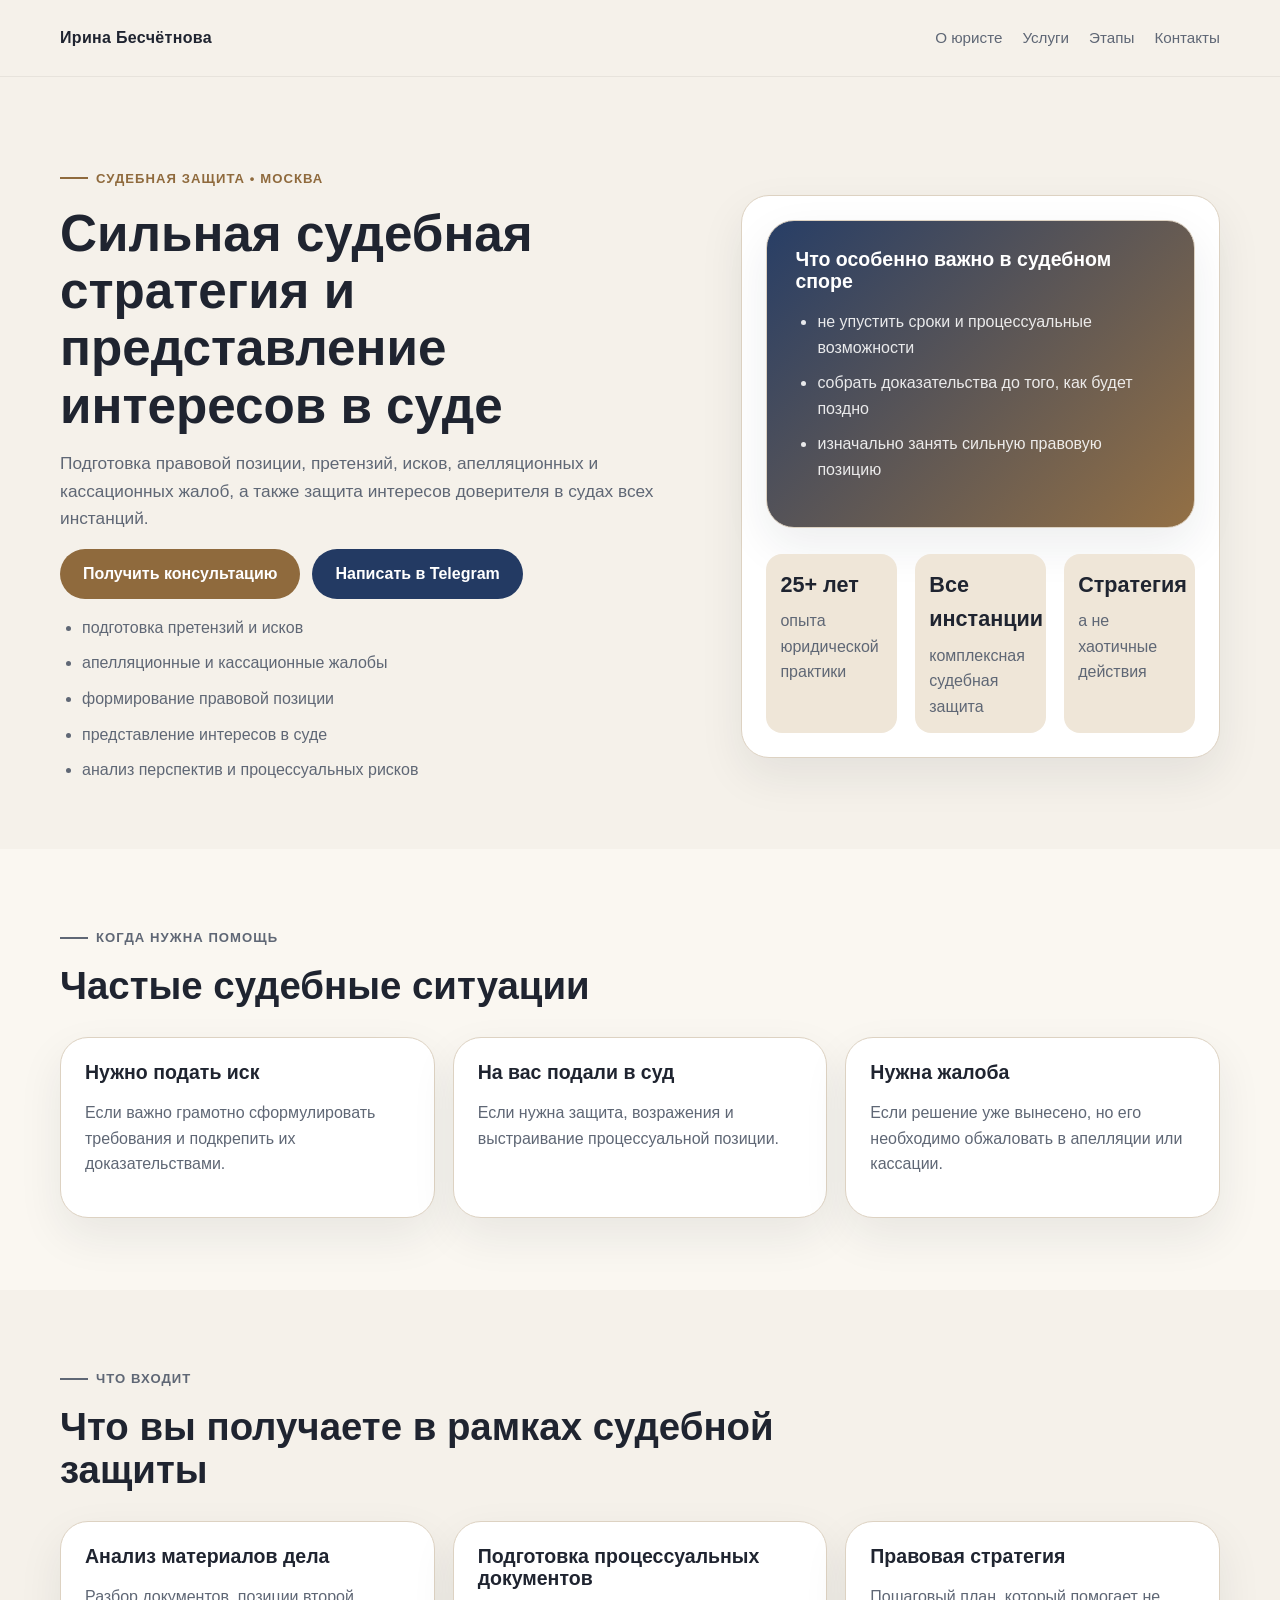
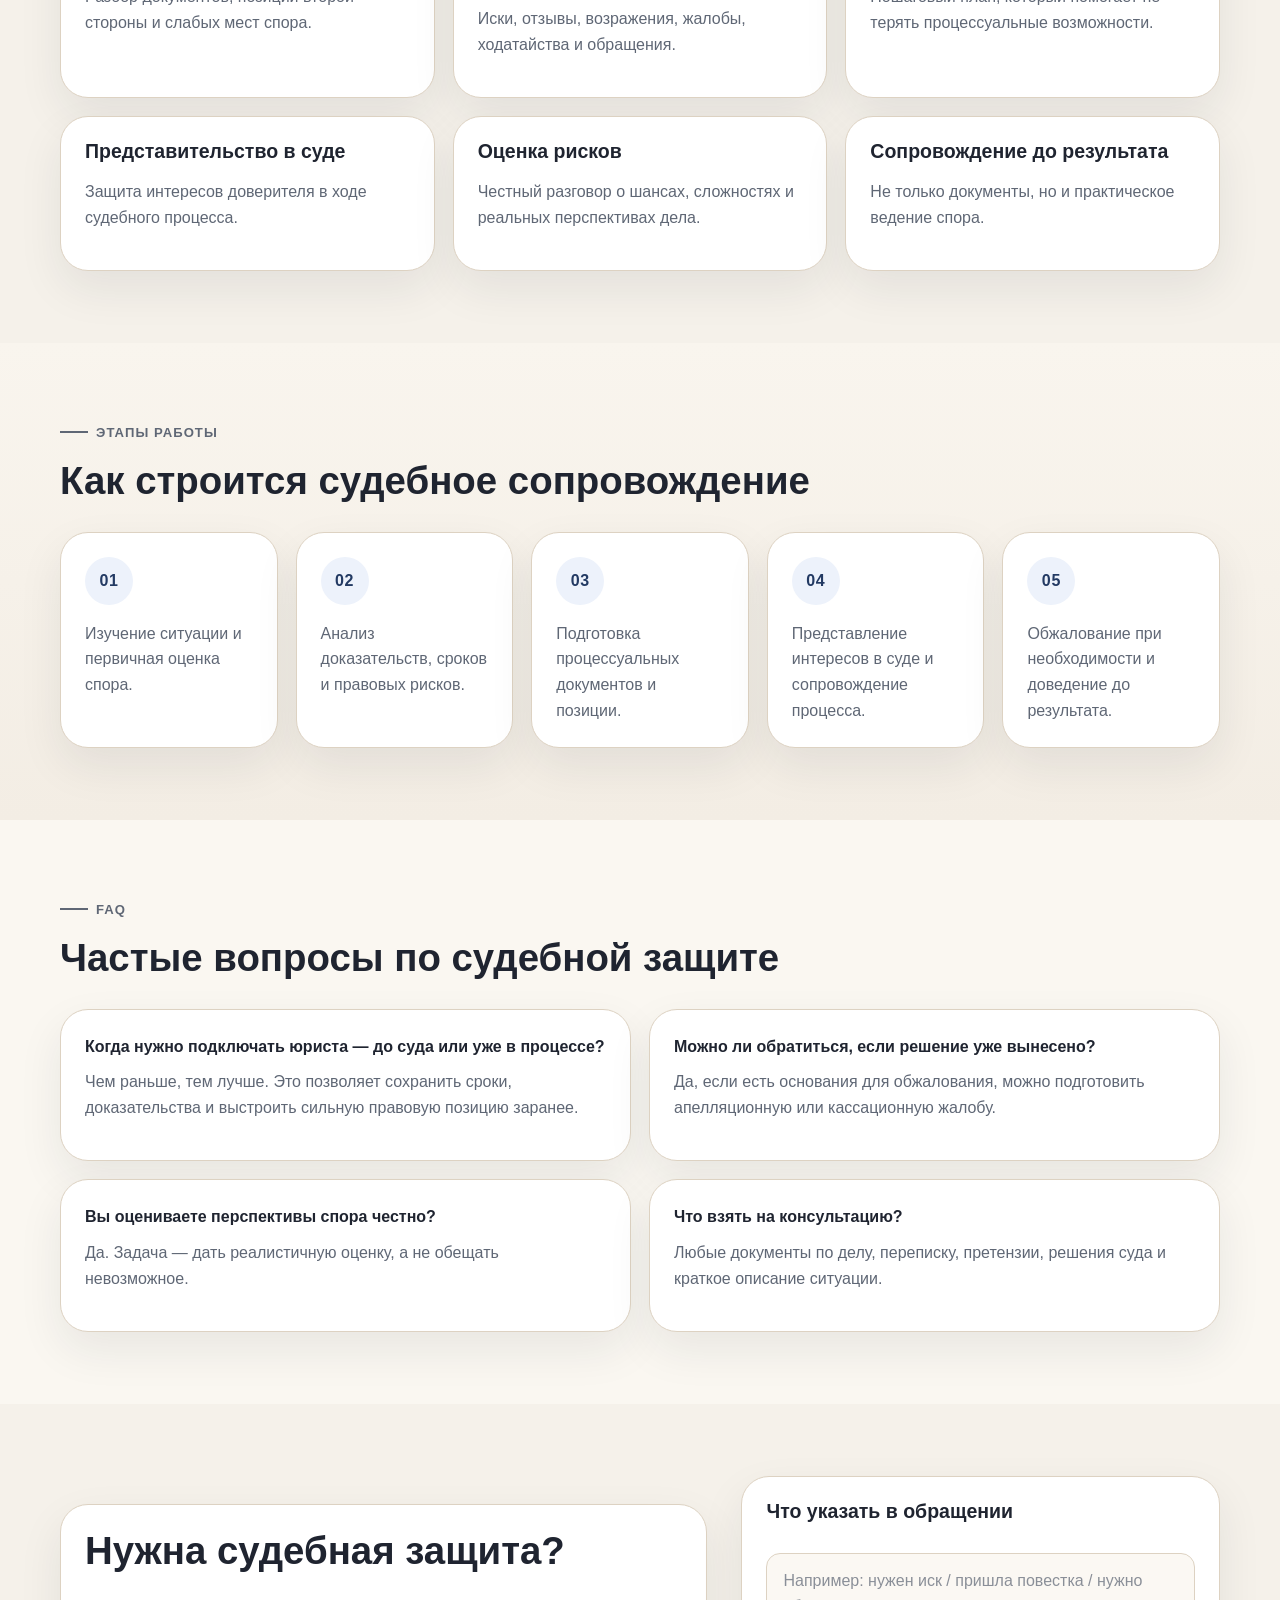
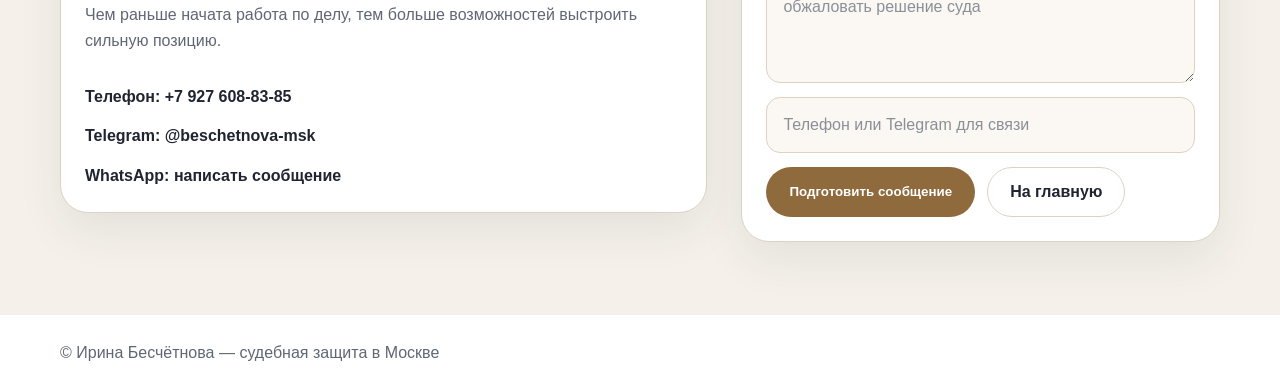
<file: services/court-protection.html>
<!DOCTYPE html>
<html lang="ru">
<head>
  <meta charset="UTF-8" />
  <meta name="viewport" content="width=device-width, initial-scale=1.0" />
  <title>Судебная защита в Москве — иски, жалобы, представительство в суде | Ирина Бесчётнова</title>
  <meta name="description" content="Судебная защита в Москве: подготовка претензий, исков, апелляционных и кассационных жалоб, представительство в судах всех инстанций. Бесплатная первичная консультация до 30 минут." />
  <meta name="robots" content="index, follow" />
  <link rel="canonical" href="https://lunevweb.github.io/beschetnova-msk/services/court-protection.html" />
  <meta property="og:type" content="article" />
  <meta property="og:locale" content="ru_RU" />
  <meta property="og:site_name" content="Ирина Бесчётнова — юрист в Москве" />
  <meta property="og:title" content="Судебная защита в Москве — иски, жалобы, представительство в суде" />
  <meta property="og:description" content="Подготовка исков и жалоб, представительство в суде и защита интересов клиента на всех этапах спора." />
  <meta property="og:url" content="https://lunevweb.github.io/beschetnova-msk/services/court-protection.html" />
  <meta property="og:image" content="https://lunevweb.github.io/beschetnova-msk/assets/images/irina-beschetnova.jpg" />
  <meta name="twitter:card" content="summary_large_image" />
  <link rel="stylesheet" href="../assets/css/styles.css" />
</head>
<body>
  <header class="site-header">
    <div class="container header-inner">
      <a class="logo" href="../index.html">Ирина Бесчётнова</a>
      <nav class="nav">
        <a href="../index.html#about">О юристе</a>
        <a href="../index.html#services">Услуги</a>
        <a href="#steps">Этапы</a>
        <a href="#contacts">Контакты</a>
      </nav>
    </div>
  </header>

  <main>
    <section class="page-hero">
      <div class="container page-hero-grid">
        <div>
          <p class="eyebrow">Судебная защита • Москва</p>
          <h1>Сильная судебная стратегия и представление интересов в суде</h1>
          <p class="lead">Подготовка правовой позиции, претензий, исков, апелляционных и кассационных жалоб, а также защита интересов доверителя в судах всех инстанций.</p>
          <div class="hero-actions">
            <a class="btn btn-primary" href="#contacts">Получить консультацию</a>
            <a class="btn btn-accent" href="https://t.me/beschetnova-msk" target="_blank" rel="noopener noreferrer">Написать в Telegram</a>
          </div>
          <ul class="service-list">
            <li>подготовка претензий и исков</li>
            <li>апелляционные и кассационные жалобы</li>
            <li>формирование правовой позиции</li>
            <li>представление интересов в суде</li>
            <li>анализ перспектив и процессуальных рисков</li>
          </ul>
        </div>
        <div class="hero-card">
          <div class="offer-box">
            <h3>Что особенно важно в судебном споре</h3>
            <ul class="check-list">
              <li>не упустить сроки и процессуальные возможности</li>
              <li>собрать доказательства до того, как будет поздно</li>
              <li>изначально занять сильную правовую позицию</li>
            </ul>
          </div>
          <div class="hero-badges">
            <div><strong>25+ лет</strong><span>опыта юридической практики</span></div>
            <div><strong>Все инстанции</strong><span>комплексная судебная защита</span></div>
            <div><strong>Стратегия</strong><span>а не хаотичные действия</span></div>
          </div>
        </div>
      </div>
    </section>

    <section class="section alt">
      <div class="container">
        <div class="section-head">
          <p class="eyebrow">Когда нужна помощь</p>
          <h2>Частые судебные ситуации</h2>
        </div>
        <div class="audience-grid">
          <div class="audience-card"><h3>Нужно подать иск</h3><p>Если важно грамотно сформулировать требования и подкрепить их доказательствами.</p></div>
          <div class="audience-card"><h3>На вас подали в суд</h3><p>Если нужна защита, возражения и выстраивание процессуальной позиции.</p></div>
          <div class="audience-card"><h3>Нужна жалоба</h3><p>Если решение уже вынесено, но его необходимо обжаловать в апелляции или кассации.</p></div>
        </div>
      </div>
    </section>

    <section class="section">
      <div class="container">
        <div class="section-head">
          <p class="eyebrow">Что входит</p>
          <h2>Что вы получаете в рамках судебной защиты</h2>
        </div>
        <div class="features">
          <div class="feature"><h3>Анализ материалов дела</h3><p>Разбор документов, позиции второй стороны и слабых мест спора.</p></div>
          <div class="feature"><h3>Подготовка процессуальных документов</h3><p>Иски, отзывы, возражения, жалобы, ходатайства и обращения.</p></div>
          <div class="feature"><h3>Правовая стратегия</h3><p>Пошаговый план, который помогает не терять процессуальные возможности.</p></div>
          <div class="feature"><h3>Представительство в суде</h3><p>Защита интересов доверителя в ходе судебного процесса.</p></div>
          <div class="feature"><h3>Оценка рисков</h3><p>Честный разговор о шансах, сложностях и реальных перспективах дела.</p></div>
          <div class="feature"><h3>Сопровождение до результата</h3><p>Не только документы, но и практическое ведение спора.</p></div>
        </div>
      </div>
    </section>

    <section id="steps" class="section accent-section">
      <div class="container">
        <div class="section-head">
          <p class="eyebrow">Этапы работы</p>
          <h2>Как строится судебное сопровождение</h2>
        </div>
        <div class="steps-grid steps-grid-five">
          <div class="step-card">
            <span class="step-card-number">01</span>
            <p>Изучение ситуации и первичная оценка спора.</p>
          </div>
          <div class="step-card">
            <span class="step-card-number">02</span>
            <p>Анализ доказательств, сроков и правовых рисков.</p>
          </div>
          <div class="step-card">
            <span class="step-card-number">03</span>
            <p>Подготовка процессуальных документов и позиции.</p>
          </div>
          <div class="step-card">
            <span class="step-card-number">04</span>
            <p>Представление интересов в суде и сопровождение процесса.</p>
          </div>
          <div class="step-card">
            <span class="step-card-number">05</span>
            <p>Обжалование при необходимости и доведение до результата.</p>
          </div>
        </div>
      </div>
    </section>

    <section class="section alt" id="faq">
      <div class="container">
        <div class="section-head">
          <p class="eyebrow">FAQ</p>
          <h2>Частые вопросы по судебной защите</h2>
        </div>
        <div class="faq-grid two-col">
          <div class="faq-item"><div class="faq-question">Когда нужно подключать юриста — до суда или уже в процессе?</div><p>Чем раньше, тем лучше. Это позволяет сохранить сроки, доказательства и выстроить сильную правовую позицию заранее.</p></div>
          <div class="faq-item"><div class="faq-question">Можно ли обратиться, если решение уже вынесено?</div><p>Да, если есть основания для обжалования, можно подготовить апелляционную или кассационную жалобу.</p></div>
          <div class="faq-item"><div class="faq-question">Вы оцениваете перспективы спора честно?</div><p>Да. Задача — дать реалистичную оценку, а не обещать невозможное.</p></div>
          <div class="faq-item"><div class="faq-question">Что взять на консультацию?</div><p>Любые документы по делу, переписку, претензии, решения суда и краткое описание ситуации.</p></div>
        </div>
      </div>
    </section>

    <section id="contacts" class="section">
      <div class="container page-hero-grid">
        <div class="contact-box contact-box-compact">
          <h2>Нужна судебная защита?</h2>
          <p>Чем раньше начата работа по делу, тем больше возможностей выстроить сильную позицию.</p>
          <a href="tel:+792****8385">Телефон: +7 927 608-83-85</a>
          <a href="https://t.me/beschetnova-msk" target="_blank" rel="noopener noreferrer">Telegram: @beschetnova-msk</a>
          <a href="https://wa.me/79276088385" target="_blank" rel="noopener noreferrer">WhatsApp: написать сообщение</a>
        </div>
        <div class="form-card" data-message-form data-topic="судебная защита">
          <h3>Что указать в обращении</h3>
          <textarea class="textarea" data-message-input placeholder="Например: нужен иск / пришла повестка / нужно обжаловать решение суда"></textarea>
          <input class="input" type="text" data-contact-input placeholder="Телефон или Telegram для связи" />
          <div class="contact-actions">
            <button class="btn btn-primary" type="button" data-message-submit>Подготовить сообщение</button>
            <a class="btn btn-secondary" href="../index.html">На главную</a>
          </div>
          <div class="result-box" data-message-result hidden>
            <h3>Готовое сообщение</h3>
            <pre data-message-preview></pre>
            <div class="result-actions">
              <a class="btn btn-accent" data-message-tg href="#" target="_blank" rel="noopener noreferrer">Отправить в Telegram</a>
              <a class="btn btn-secondary" data-message-wa href="#" target="_blank" rel="noopener noreferrer">Отправить в WhatsApp</a>
            </div>
          </div>
        </div>
      </div>
    </section>
  </main>

  <footer class="site-footer">
    <div class="container footer-inner">
      <p>© Ирина Бесчётнова — судебная защита в Москве</p>
    </div>
  </footer>
  <script src="../assets/js/main.js"></script>
</body>
</html>
</file>
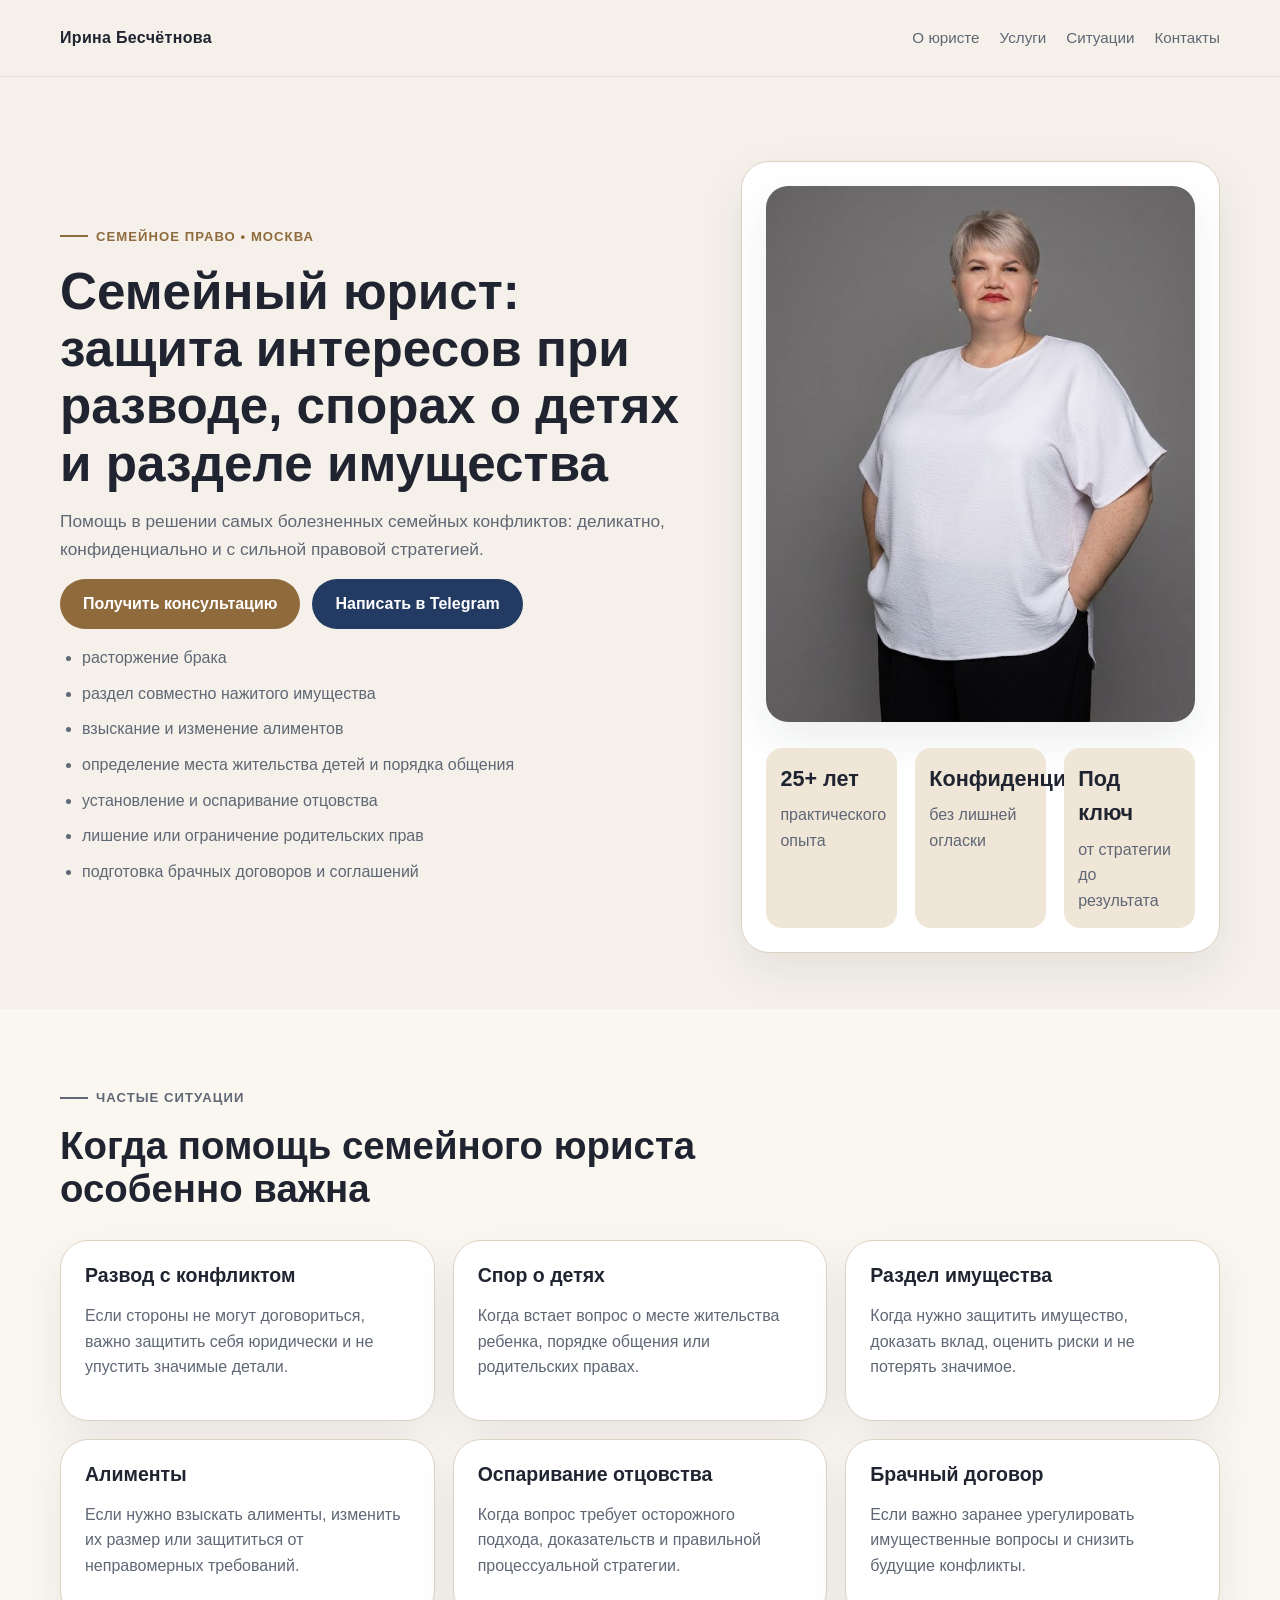
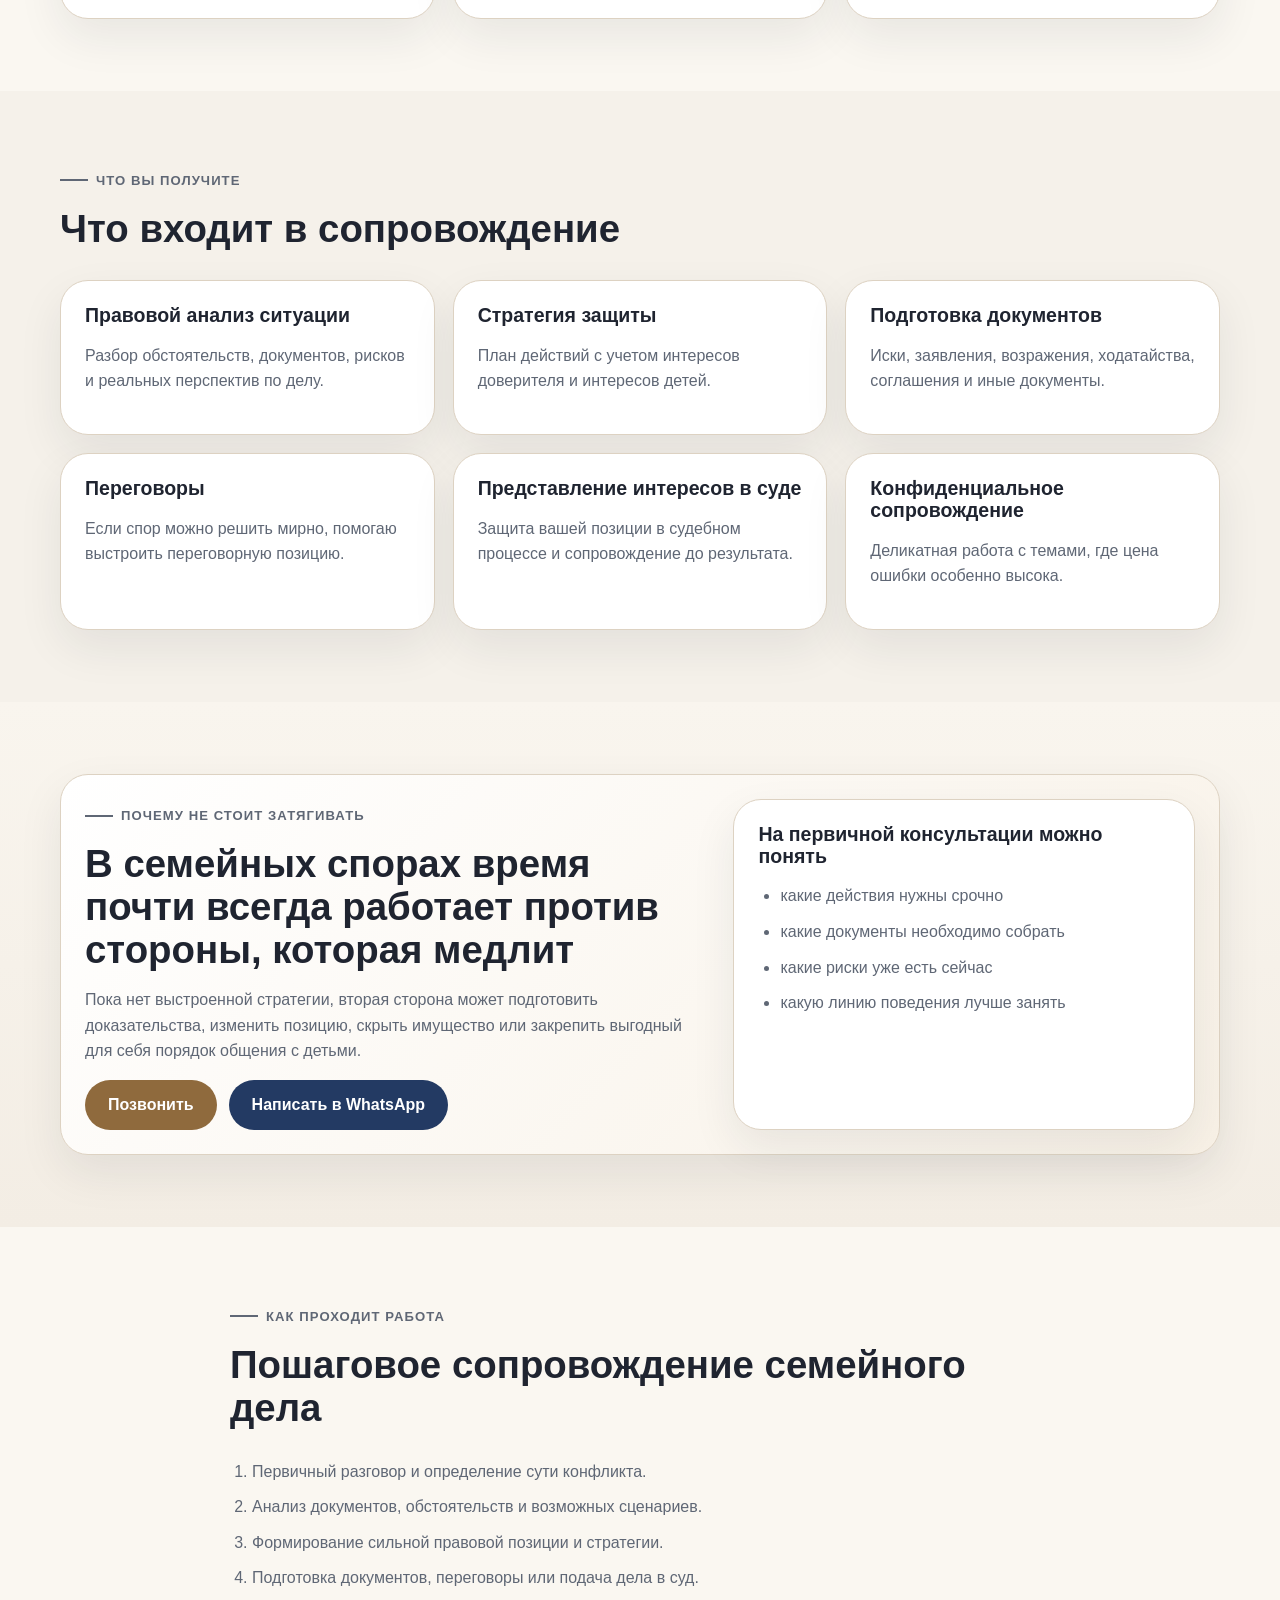
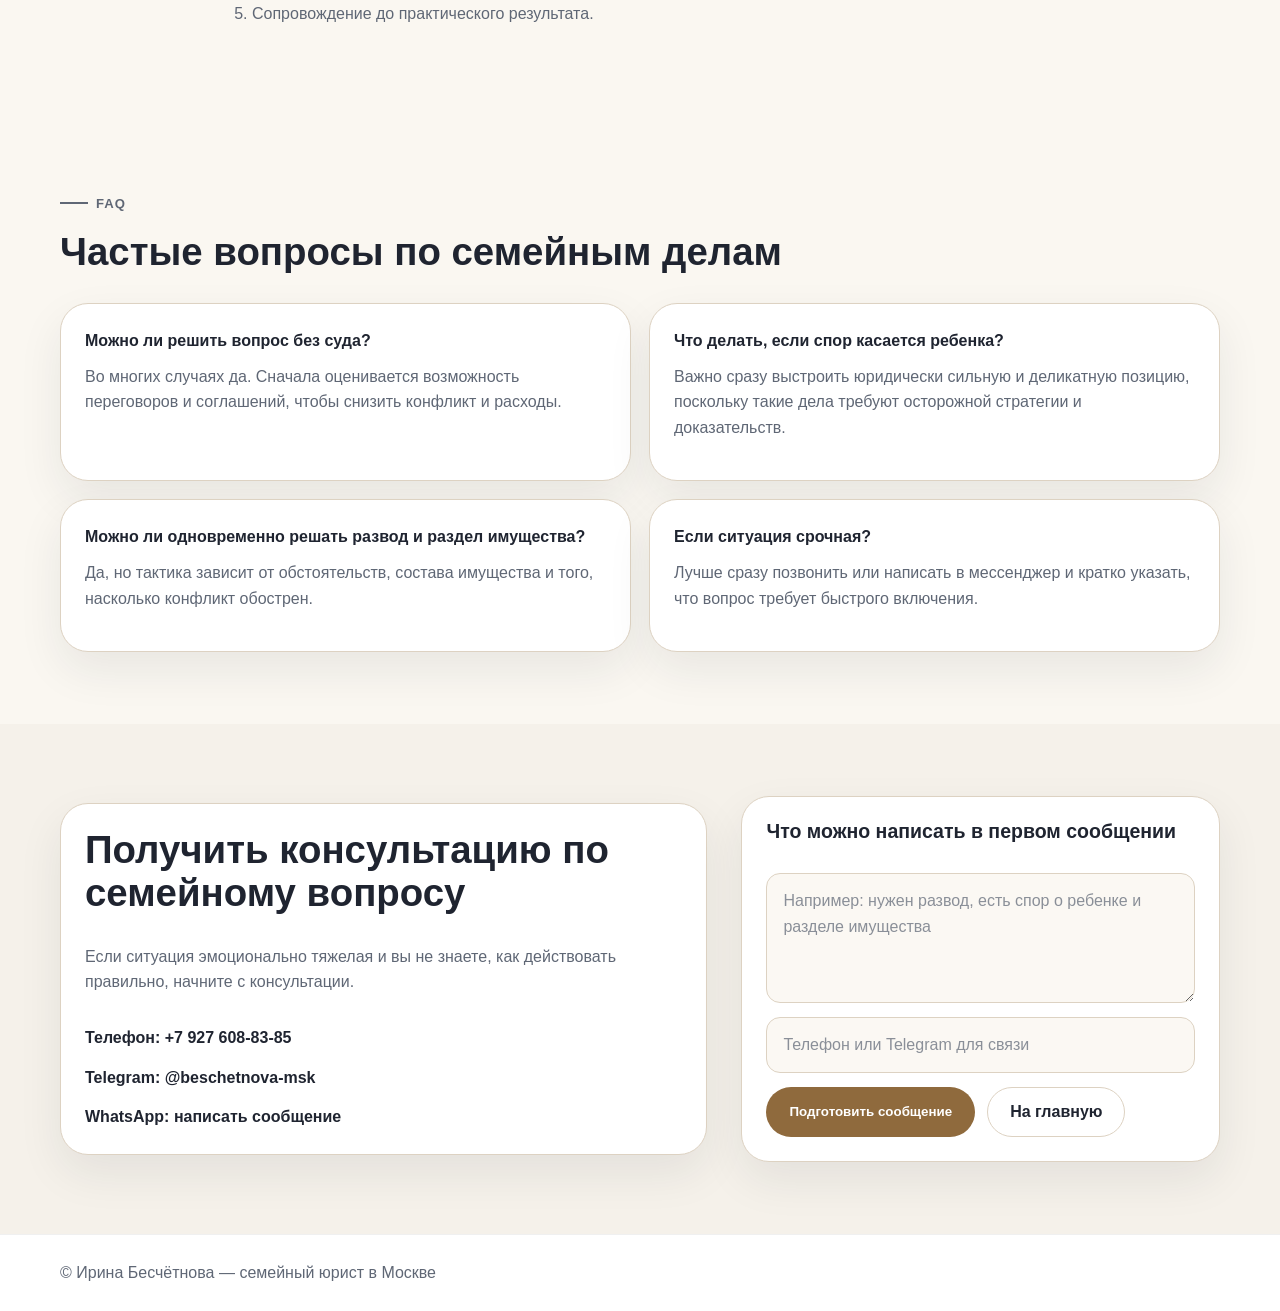
<file: services/family-law.html>
<!DOCTYPE html>
<html lang="ru">
<head>
  <meta charset="UTF-8" />
  <meta name="viewport" content="width=device-width, initial-scale=1.0" />
  <title>Семейный юрист в Москве — развод, алименты, раздел имущества | Ирина Бесчётнова</title>
  <meta name="description" content="Семейный юрист в Москве. Расторжение брака, раздел имущества, алименты, споры о детях, брачные договоры, установление и оспаривание отцовства. Бесплатная первичная консультация до 30 минут." />
  <meta name="robots" content="index, follow" />
  <link rel="canonical" href="https://lunevweb.github.io/beschetnova-msk/services/family-law.html" />
  <meta property="og:type" content="article" />
  <meta property="og:locale" content="ru_RU" />
  <meta property="og:site_name" content="Ирина Бесчётнова — юрист в Москве" />
  <meta property="og:title" content="Семейный юрист в Москве — развод, алименты, раздел имущества" />
  <meta property="og:description" content="Развод, алименты, споры о детях, раздел имущества и другие семейные вопросы с понятной юридической стратегией." />
  <meta property="og:url" content="https://lunevweb.github.io/beschetnova-msk/services/family-law.html" />
  <meta property="og:image" content="https://lunevweb.github.io/beschetnova-msk/assets/images/irina-beschetnova.jpg" />
  <meta name="twitter:card" content="summary_large_image" />
  <link rel="stylesheet" href="../assets/css/styles.css" />
</head>
<body>
  <header class="site-header">
    <div class="container header-inner">
      <a class="logo" href="../index.html">Ирина Бесчётнова</a>
      <nav class="nav">
        <a href="../index.html#about">О юристе</a>
        <a href="../index.html#services">Услуги</a>
        <a href="#cases">Ситуации</a>
        <a href="#contacts">Контакты</a>
      </nav>
    </div>
  </header>

  <main>
    <section class="page-hero">
      <div class="container page-hero-grid">
        <div>
          <p class="eyebrow">Семейное право • Москва</p>
          <h1>Семейный юрист: защита интересов при разводе, спорах о детях и разделе имущества</h1>
          <p class="lead">Помощь в решении самых болезненных семейных конфликтов: деликатно, конфиденциально и с сильной правовой стратегией.</p>
          <div class="hero-actions">
            <a class="btn btn-primary" href="#contacts">Получить консультацию</a>
            <a class="btn btn-accent" href="https://t.me/beschetnova-msk" target="_blank" rel="noopener noreferrer">Написать в Telegram</a>
          </div>
          <ul class="service-list">
            <li>расторжение брака</li>
            <li>раздел совместно нажитого имущества</li>
            <li>взыскание и изменение алиментов</li>
            <li>определение места жительства детей и порядка общения</li>
            <li>установление и оспаривание отцовства</li>
            <li>лишение или ограничение родительских прав</li>
            <li>подготовка брачных договоров и соглашений</li>
          </ul>
        </div>
        <div class="hero-card">
          <img class="hero-photo" src="../assets/images/irina-beschetnova.jpg" alt="Ирина Бесчётнова — семейный юрист" />
          <div class="hero-badges">
            <div><strong>25+ лет</strong><span>практического опыта</span></div>
            <div><strong>Конфиденциально</strong><span>без лишней огласки</span></div>
            <div><strong>Под ключ</strong><span>от стратегии до результата</span></div>
          </div>
        </div>
      </div>
    </section>

    <section class="section alt" id="cases">
      <div class="container">
        <div class="section-head">
          <p class="eyebrow">Частые ситуации</p>
          <h2>Когда помощь семейного юриста особенно важна</h2>
        </div>
        <div class="audience-grid">
          <div class="audience-card"><h3>Развод с конфликтом</h3><p>Если стороны не могут договориться, важно защитить себя юридически и не упустить значимые детали.</p></div>
          <div class="audience-card"><h3>Спор о детях</h3><p>Когда встает вопрос о месте жительства ребенка, порядке общения или родительских правах.</p></div>
          <div class="audience-card"><h3>Раздел имущества</h3><p>Когда нужно защитить имущество, доказать вклад, оценить риски и не потерять значимое.</p></div>
          <div class="audience-card"><h3>Алименты</h3><p>Если нужно взыскать алименты, изменить их размер или защититься от неправомерных требований.</p></div>
          <div class="audience-card"><h3>Оспаривание отцовства</h3><p>Когда вопрос требует осторожного подхода, доказательств и правильной процессуальной стратегии.</p></div>
          <div class="audience-card"><h3>Брачный договор</h3><p>Если важно заранее урегулировать имущественные вопросы и снизить будущие конфликты.</p></div>
        </div>
      </div>
    </section>

    <section class="section">
      <div class="container">
        <div class="section-head">
          <p class="eyebrow">Что вы получите</p>
          <h2>Что входит в сопровождение</h2>
        </div>
        <div class="features">
          <div class="feature"><h3>Правовой анализ ситуации</h3><p>Разбор обстоятельств, документов, рисков и реальных перспектив по делу.</p></div>
          <div class="feature"><h3>Стратегия защиты</h3><p>План действий с учетом интересов доверителя и интересов детей.</p></div>
          <div class="feature"><h3>Подготовка документов</h3><p>Иски, заявления, возражения, ходатайства, соглашения и иные документы.</p></div>
          <div class="feature"><h3>Переговоры</h3><p>Если спор можно решить мирно, помогаю выстроить переговорную позицию.</p></div>
          <div class="feature"><h3>Представление интересов в суде</h3><p>Защита вашей позиции в судебном процессе и сопровождение до результата.</p></div>
          <div class="feature"><h3>Конфиденциальное сопровождение</h3><p>Деликатная работа с темами, где цена ошибки особенно высока.</p></div>
        </div>
      </div>
    </section>

    <section class="section accent-section">
      <div class="container">
        <div class="cta-band">
          <div>
            <p class="eyebrow">Почему не стоит затягивать</p>
            <h2>В семейных спорах время почти всегда работает против стороны, которая медлит</h2>
            <p>Пока нет выстроенной стратегии, вторая сторона может подготовить доказательства, изменить позицию, скрыть имущество или закрепить выгодный для себя порядок общения с детьми.</p>
            <div class="inline-actions">
              <a class="btn btn-primary" href="tel:+79276088385">Позвонить</a>
              <a class="btn btn-accent" href="https://wa.me/79276088385" target="_blank" rel="noopener noreferrer">Написать в WhatsApp</a>
            </div>
          </div>
          <div class="warning-box">
            <h3>На первичной консультации можно понять</h3>
            <ul class="check-list">
              <li>какие действия нужны срочно</li>
              <li>какие документы необходимо собрать</li>
              <li>какие риски уже есть сейчас</li>
              <li>какую линию поведения лучше занять</li>
            </ul>
          </div>
        </div>
      </div>
    </section>

    <section class="section alt">
      <div class="container narrow">
        <div class="section-head">
          <p class="eyebrow">Как проходит работа</p>
          <h2>Пошаговое сопровождение семейного дела</h2>
        </div>
        <ol class="steps">
          <li>Первичный разговор и определение сути конфликта.</li>
          <li>Анализ документов, обстоятельств и возможных сценариев.</li>
          <li>Формирование сильной правовой позиции и стратегии.</li>
          <li>Подготовка документов, переговоры или подача дела в суд.</li>
          <li>Сопровождение до практического результата.</li>
        </ol>
      </div>
    </section>

    <section class="section alt" id="faq">
      <div class="container">
        <div class="section-head">
          <p class="eyebrow">FAQ</p>
          <h2>Частые вопросы по семейным делам</h2>
        </div>
        <div class="faq-grid two-col">
          <div class="faq-item"><div class="faq-question">Можно ли решить вопрос без суда?</div><p>Во многих случаях да. Сначала оценивается возможность переговоров и соглашений, чтобы снизить конфликт и расходы.</p></div>
          <div class="faq-item"><div class="faq-question">Что делать, если спор касается ребенка?</div><p>Важно сразу выстроить юридически сильную и деликатную позицию, поскольку такие дела требуют осторожной стратегии и доказательств.</p></div>
          <div class="faq-item"><div class="faq-question">Можно ли одновременно решать развод и раздел имущества?</div><p>Да, но тактика зависит от обстоятельств, состава имущества и того, насколько конфликт обострен.</p></div>
          <div class="faq-item"><div class="faq-question">Если ситуация срочная?</div><p>Лучше сразу позвонить или написать в мессенджер и кратко указать, что вопрос требует быстрого включения.</p></div>
        </div>
      </div>
    </section>

    <section id="contacts" class="section">
      <div class="container page-hero-grid">
        <div class="contact-box">
          <h2>Получить консультацию по семейному вопросу</h2>
          <p>Если ситуация эмоционально тяжелая и вы не знаете, как действовать правильно, начните с консультации.</p>
          <a href="tel:+79276088385">Телефон: +7 927 608-83-85</a>
          <a href="https://t.me/beschetnova-msk" target="_blank" rel="noopener noreferrer">Telegram: @beschetnova-msk</a>
          <a href="https://wa.me/79276088385" target="_blank" rel="noopener noreferrer">WhatsApp: написать сообщение</a>
        </div>
        <div class="form-card" data-message-form data-topic="семейное право">
          <h3>Что можно написать в первом сообщении</h3>
          <textarea class="textarea" data-message-input placeholder="Например: нужен развод, есть спор о ребенке и разделе имущества"></textarea>
          <input class="input" type="text" data-contact-input placeholder="Телефон или Telegram для связи" />
          <div class="contact-actions">
            <button class="btn btn-primary" type="button" data-message-submit>Подготовить сообщение</button>
            <a class="btn btn-secondary" href="../index.html">На главную</a>
          </div>
          <div class="result-box" data-message-result hidden>
            <h3>Готовое сообщение</h3>
            <pre data-message-preview></pre>
            <div class="result-actions">
              <a class="btn btn-accent" data-message-tg href="#" target="_blank" rel="noopener noreferrer">Отправить в Telegram</a>
              <a class="btn btn-secondary" data-message-wa href="#" target="_blank" rel="noopener noreferrer">Отправить в WhatsApp</a>
            </div>
          </div>
        </div>
      </div>
    </section>
  </main>

  <footer class="site-footer">
    <div class="container footer-inner">
      <p>© Ирина Бесчётнова — семейный юрист в Москве</p>
    </div>
  </footer>
  <script src="../assets/js/main.js"></script>
</body>
</html>
</file>
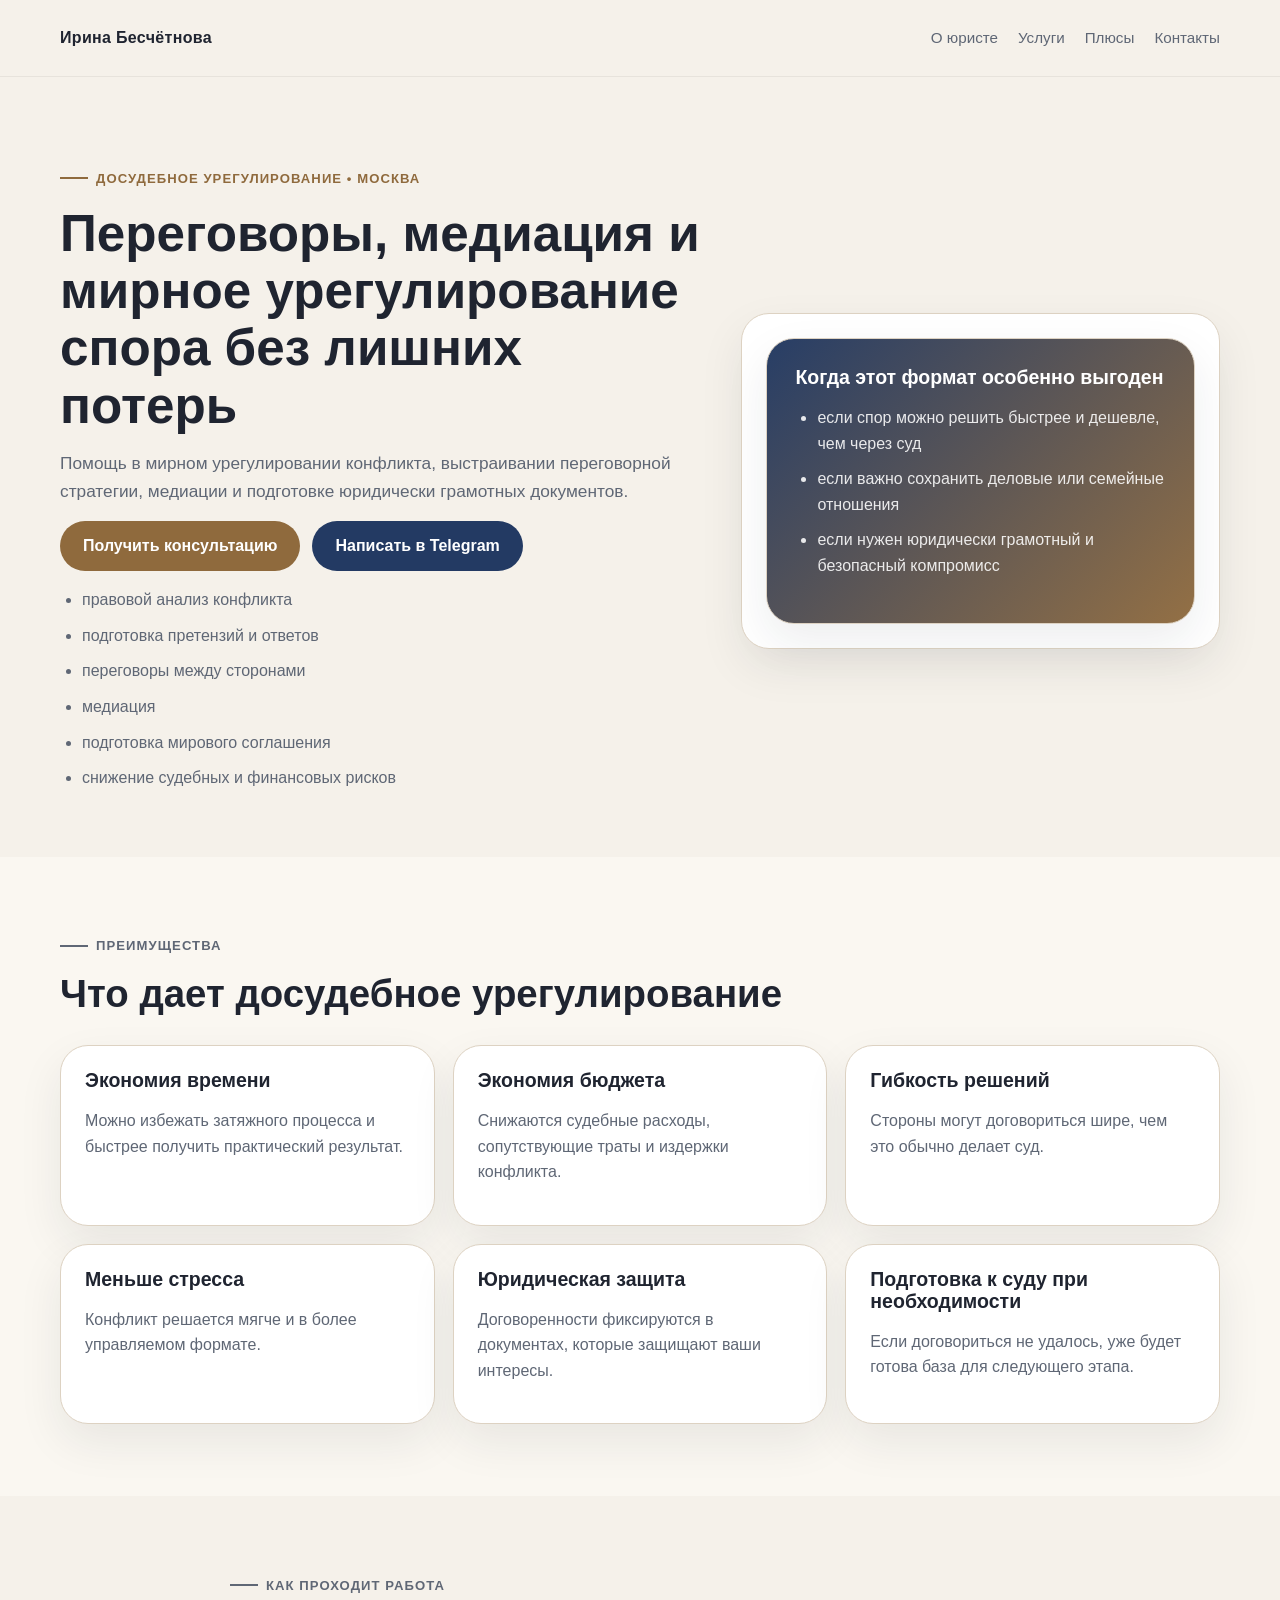
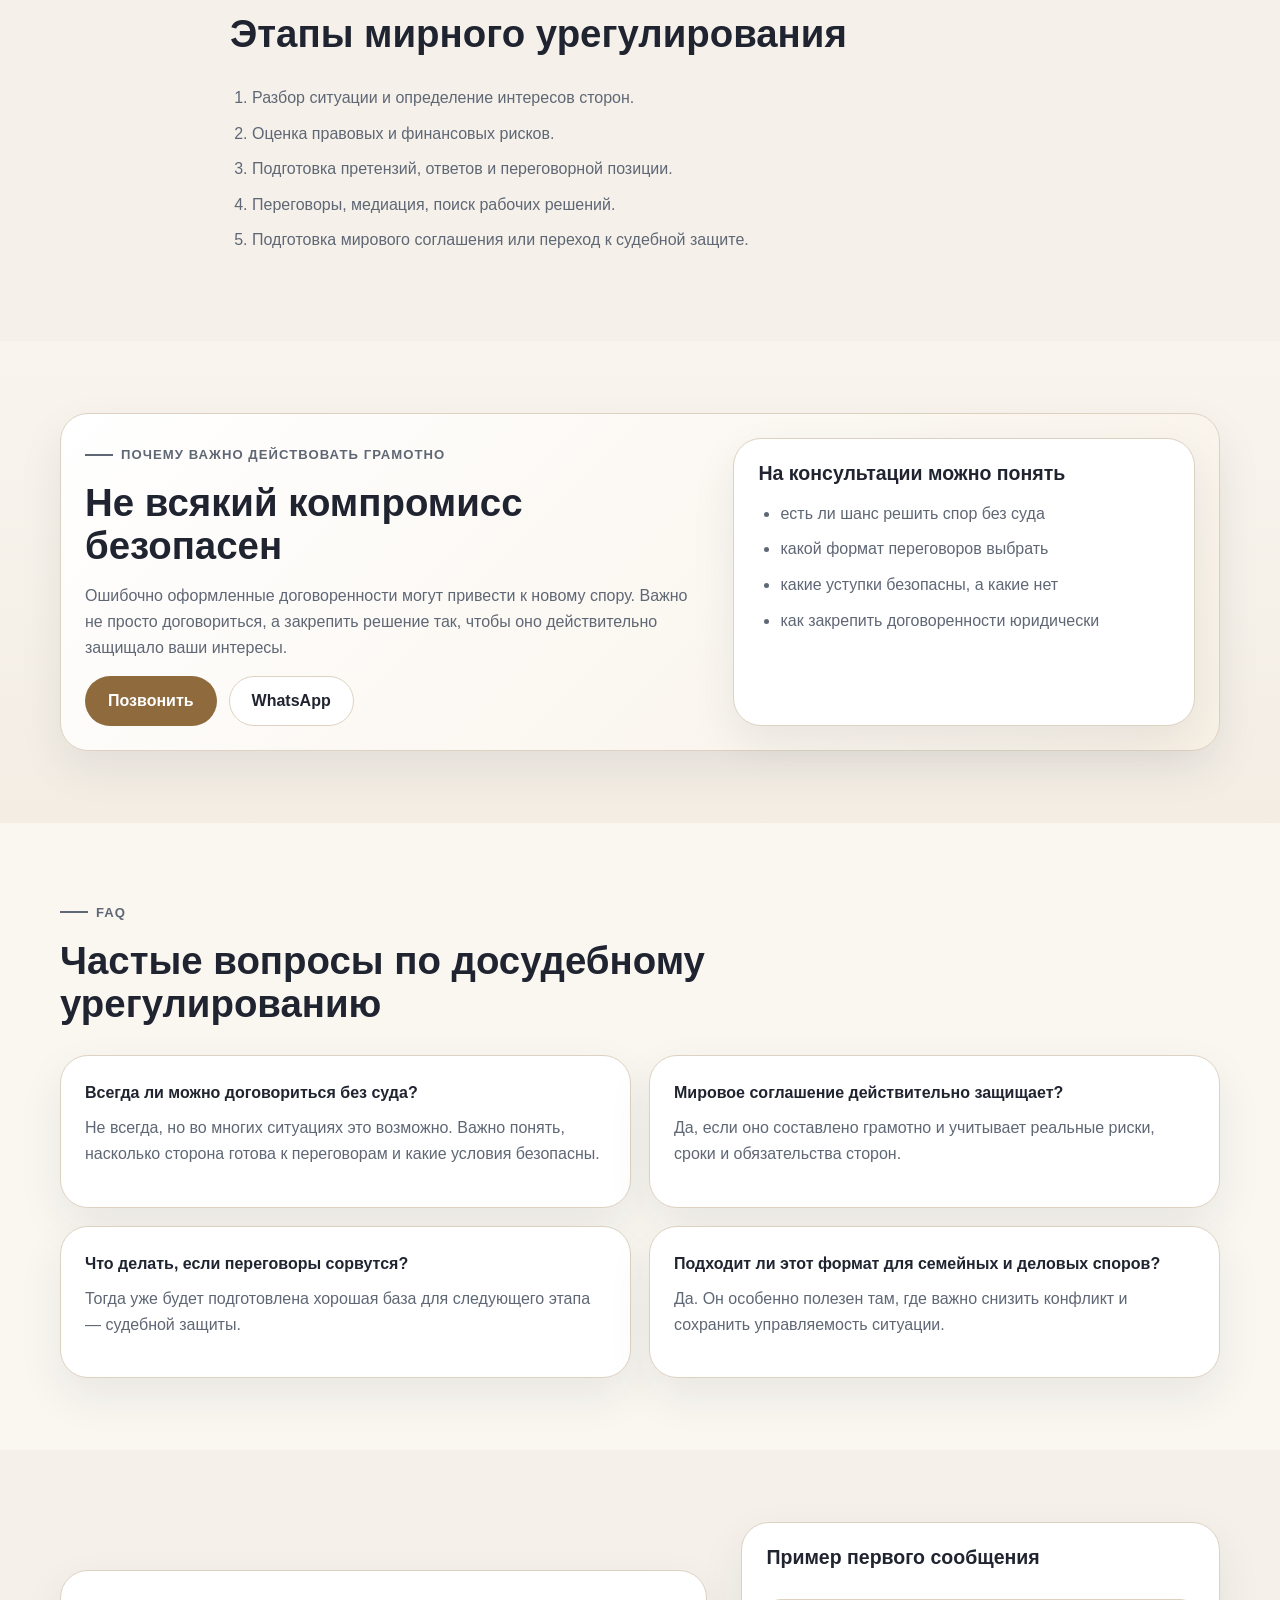
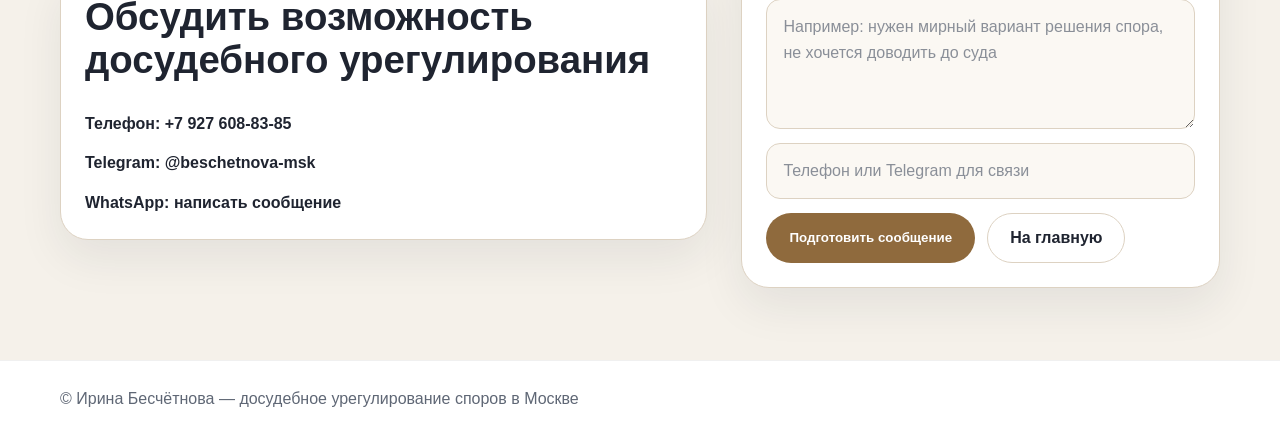
<file: services/pretrial-settlement.html>
<!DOCTYPE html>
<html lang="ru">
<head>
  <meta charset="UTF-8" />
  <meta name="viewport" content="width=device-width, initial-scale=1.0" />
  <title>Досудебное урегулирование споров в Москве | Ирина Бесчётнова</title>
  <meta name="description" content="Досудебное урегулирование споров в Москве: переговоры, медиация, претензии, ответы, мировые соглашения. Помощь в снижении судебных и финансовых рисков." />
  <meta name="robots" content="index, follow" />
  <link rel="canonical" href="https://lunevweb.github.io/beschetnova-msk/services/pretrial-settlement.html" />
  <meta property="og:type" content="article" />
  <meta property="og:locale" content="ru_RU" />
  <meta property="og:site_name" content="Ирина Бесчётнова — юрист в Москве" />
  <meta property="og:title" content="Досудебное урегулирование споров в Москве" />
  <meta property="og:description" content="Переговоры, претензии, медиация и мировые соглашения для снижения судебных и финансовых рисков." />
  <meta property="og:url" content="https://lunevweb.github.io/beschetnova-msk/services/pretrial-settlement.html" />
  <meta property="og:image" content="https://lunevweb.github.io/beschetnova-msk/assets/images/irina-beschetnova.jpg" />
  <meta name="twitter:card" content="summary_large_image" />
  <link rel="stylesheet" href="../assets/css/styles.css" />
</head>
<body>
  <header class="site-header">
    <div class="container header-inner">
      <a class="logo" href="../index.html">Ирина Бесчётнова</a>
      <nav class="nav">
        <a href="../index.html#about">О юристе</a>
        <a href="../index.html#services">Услуги</a>
        <a href="#benefits">Плюсы</a>
        <a href="#contacts">Контакты</a>
      </nav>
    </div>
  </header>

  <main>
    <section class="page-hero">
      <div class="container page-hero-grid">
        <div>
          <p class="eyebrow">Досудебное урегулирование • Москва</p>
          <h1>Переговоры, медиация и мирное урегулирование спора без лишних потерь</h1>
          <p class="lead">Помощь в мирном урегулировании конфликта, выстраивании переговорной стратегии, медиации и подготовке юридически грамотных документов.</p>
          <div class="hero-actions">
            <a class="btn btn-primary" href="#contacts">Получить консультацию</a>
            <a class="btn btn-accent" href="https://t.me/beschetnova-msk" target="_blank" rel="noopener noreferrer">Написать в Telegram</a>
          </div>
          <ul class="service-list">
            <li>правовой анализ конфликта</li>
            <li>подготовка претензий и ответов</li>
            <li>переговоры между сторонами</li>
            <li>медиация</li>
            <li>подготовка мирового соглашения</li>
            <li>снижение судебных и финансовых рисков</li>
          </ul>
        </div>
        <div class="hero-card">
          <div class="offer-box">
            <h3>Когда этот формат особенно выгоден</h3>
            <ul class="check-list">
              <li>если спор можно решить быстрее и дешевле, чем через суд</li>
              <li>если важно сохранить деловые или семейные отношения</li>
              <li>если нужен юридически грамотный и безопасный компромисс</li>
            </ul>
          </div>
        </div>
      </div>
    </section>

    <section id="benefits" class="section alt">
      <div class="container">
        <div class="section-head">
          <p class="eyebrow">Преимущества</p>
          <h2>Что дает досудебное урегулирование</h2>
        </div>
        <div class="features">
          <div class="feature"><h3>Экономия времени</h3><p>Можно избежать затяжного процесса и быстрее получить практический результат.</p></div>
          <div class="feature"><h3>Экономия бюджета</h3><p>Снижаются судебные расходы, сопутствующие траты и издержки конфликта.</p></div>
          <div class="feature"><h3>Гибкость решений</h3><p>Стороны могут договориться шире, чем это обычно делает суд.</p></div>
          <div class="feature"><h3>Меньше стресса</h3><p>Конфликт решается мягче и в более управляемом формате.</p></div>
          <div class="feature"><h3>Юридическая защита</h3><p>Договоренности фиксируются в документах, которые защищают ваши интересы.</p></div>
          <div class="feature"><h3>Подготовка к суду при необходимости</h3><p>Если договориться не удалось, уже будет готова база для следующего этапа.</p></div>
        </div>
      </div>
    </section>

    <section class="section">
      <div class="container narrow">
        <div class="section-head">
          <p class="eyebrow">Как проходит работа</p>
          <h2>Этапы мирного урегулирования</h2>
        </div>
        <ol class="steps">
          <li>Разбор ситуации и определение интересов сторон.</li>
          <li>Оценка правовых и финансовых рисков.</li>
          <li>Подготовка претензий, ответов и переговорной позиции.</li>
          <li>Переговоры, медиация, поиск рабочих решений.</li>
          <li>Подготовка мирового соглашения или переход к судебной защите.</li>
        </ol>
      </div>
    </section>

    <section class="section accent-section">
      <div class="container">
        <div class="cta-band">
          <div>
            <p class="eyebrow">Почему важно действовать грамотно</p>
            <h2>Не всякий компромисс безопасен</h2>
            <p>Ошибочно оформленные договоренности могут привести к новому спору. Важно не просто договориться, а закрепить решение так, чтобы оно действительно защищало ваши интересы.</p>
            <div class="inline-actions">
              <a class="btn btn-primary" href="tel:+79276088385">Позвонить</a>
              <a class="btn btn-secondary" href="https://wa.me/79276088385" target="_blank" rel="noopener noreferrer">WhatsApp</a>
            </div>
          </div>
          <div class="warning-box">
            <h3>На консультации можно понять</h3>
            <ul class="check-list">
              <li>есть ли шанс решить спор без суда</li>
              <li>какой формат переговоров выбрать</li>
              <li>какие уступки безопасны, а какие нет</li>
              <li>как закрепить договоренности юридически</li>
            </ul>
          </div>
        </div>
      </div>
    </section>

    <section class="section alt" id="faq">
      <div class="container">
        <div class="section-head">
          <p class="eyebrow">FAQ</p>
          <h2>Частые вопросы по досудебному урегулированию</h2>
        </div>
        <div class="faq-grid two-col">
          <div class="faq-item"><div class="faq-question">Всегда ли можно договориться без суда?</div><p>Не всегда, но во многих ситуациях это возможно. Важно понять, насколько сторона готова к переговорам и какие условия безопасны.</p></div>
          <div class="faq-item"><div class="faq-question">Мировое соглашение действительно защищает?</div><p>Да, если оно составлено грамотно и учитывает реальные риски, сроки и обязательства сторон.</p></div>
          <div class="faq-item"><div class="faq-question">Что делать, если переговоры сорвутся?</div><p>Тогда уже будет подготовлена хорошая база для следующего этапа — судебной защиты.</p></div>
          <div class="faq-item"><div class="faq-question">Подходит ли этот формат для семейных и деловых споров?</div><p>Да. Он особенно полезен там, где важно снизить конфликт и сохранить управляемость ситуации.</p></div>
        </div>
      </div>
    </section>

    <section id="contacts" class="section">
      <div class="container page-hero-grid">
        <div class="contact-box">
          <h2>Обсудить возможность досудебного урегулирования</h2>
          <a href="tel:+79276088385">Телефон: +7 927 608-83-85</a>
          <a href="https://t.me/beschetnova-msk" target="_blank" rel="noopener noreferrer">Telegram: @beschetnova-msk</a>
          <a href="https://wa.me/79276088385" target="_blank" rel="noopener noreferrer">WhatsApp: написать сообщение</a>
        </div>
        <div class="form-card" data-message-form data-topic="досудебное урегулирование">
          <h3>Пример первого сообщения</h3>
          <textarea class="textarea" data-message-input placeholder="Например: нужен мирный вариант решения спора, не хочется доводить до суда"></textarea>
          <input class="input" type="text" data-contact-input placeholder="Телефон или Telegram для связи" />
          <div class="contact-actions">
            <button class="btn btn-primary" type="button" data-message-submit>Подготовить сообщение</button>
            <a class="btn btn-secondary" href="../index.html">На главную</a>
          </div>
          <div class="result-box" data-message-result hidden>
            <h3>Готовое сообщение</h3>
            <pre data-message-preview></pre>
            <div class="result-actions">
              <a class="btn btn-accent" data-message-tg href="#" target="_blank" rel="noopener noreferrer">Отправить в Telegram</a>
              <a class="btn btn-secondary" data-message-wa href="#" target="_blank" rel="noopener noreferrer">Отправить в WhatsApp</a>
            </div>
          </div>
        </div>
      </div>
    </section>
  </main>

  <footer class="site-footer">
    <div class="container footer-inner">
      <p>© Ирина Бесчётнова — досудебное урегулирование споров в Москве</p>
    </div>
  </footer>
  <script src="../assets/js/main.js"></script>
</body>
</html>
</file>
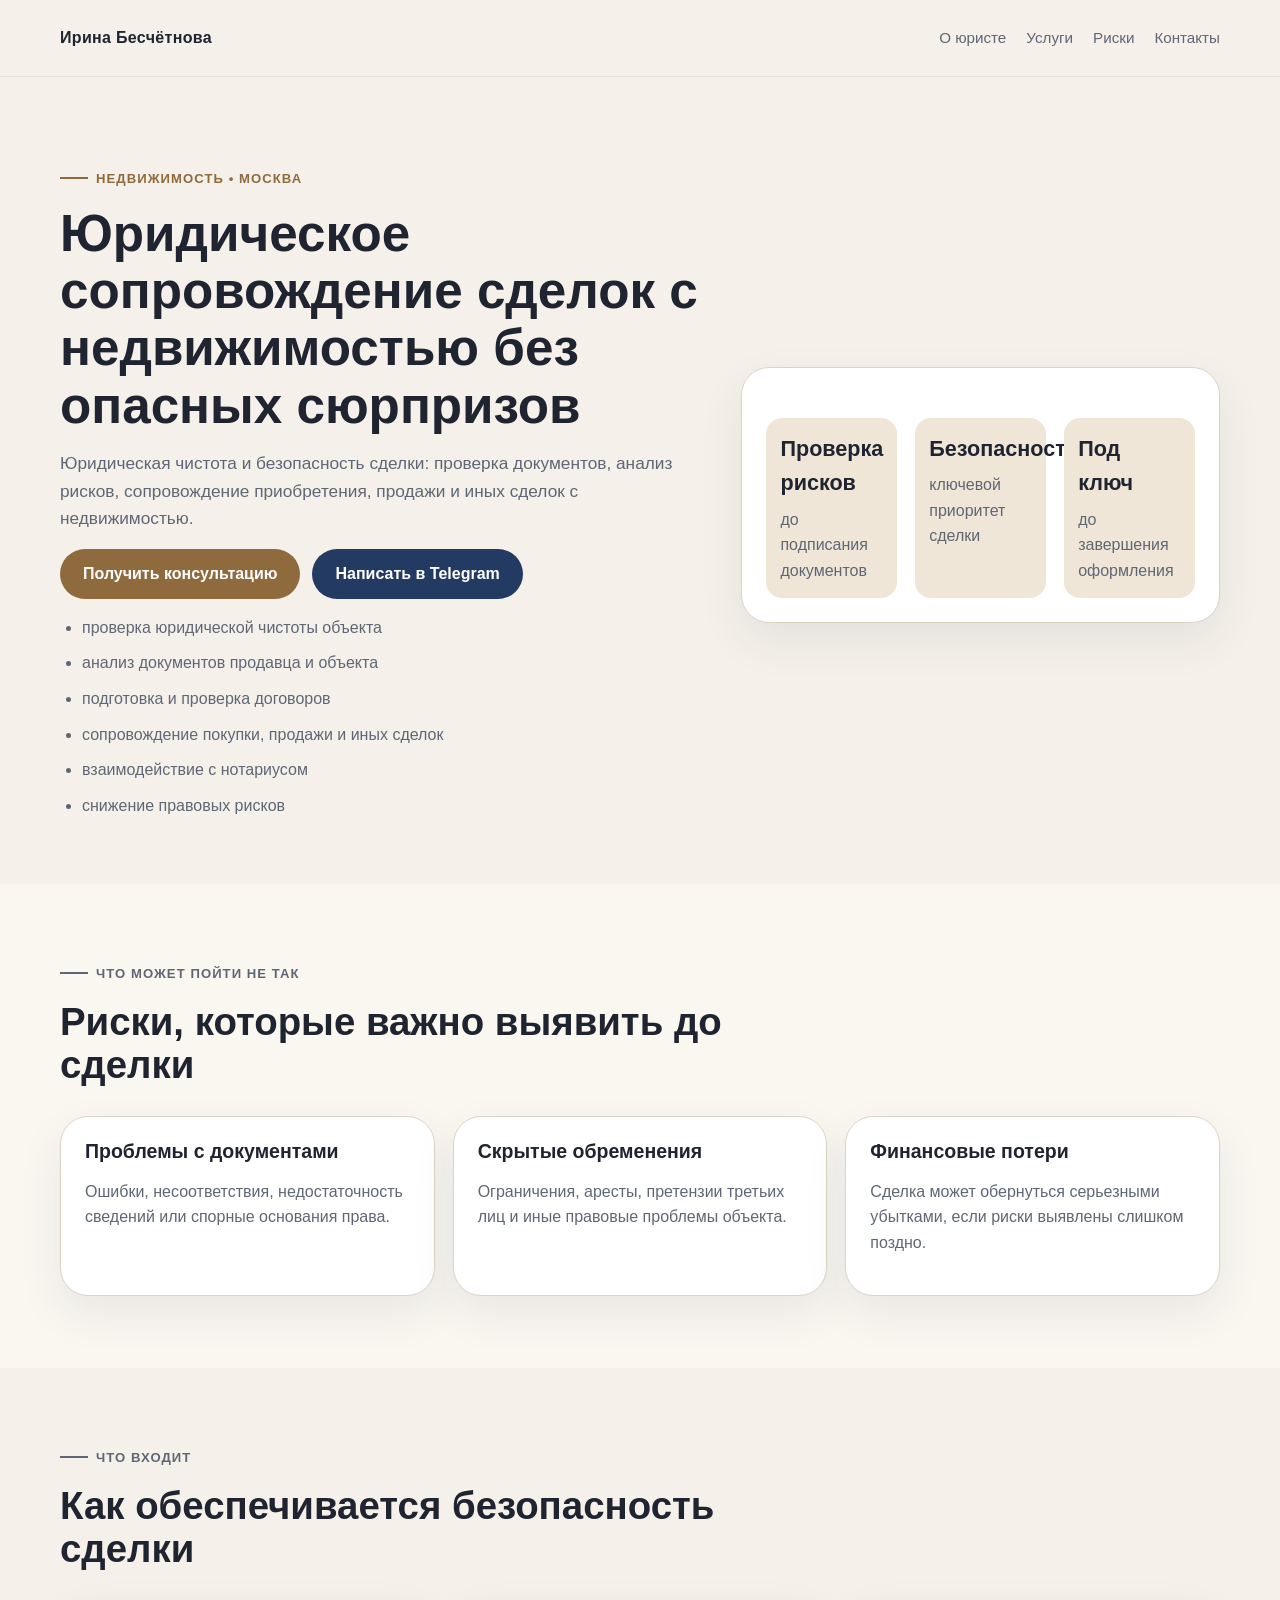
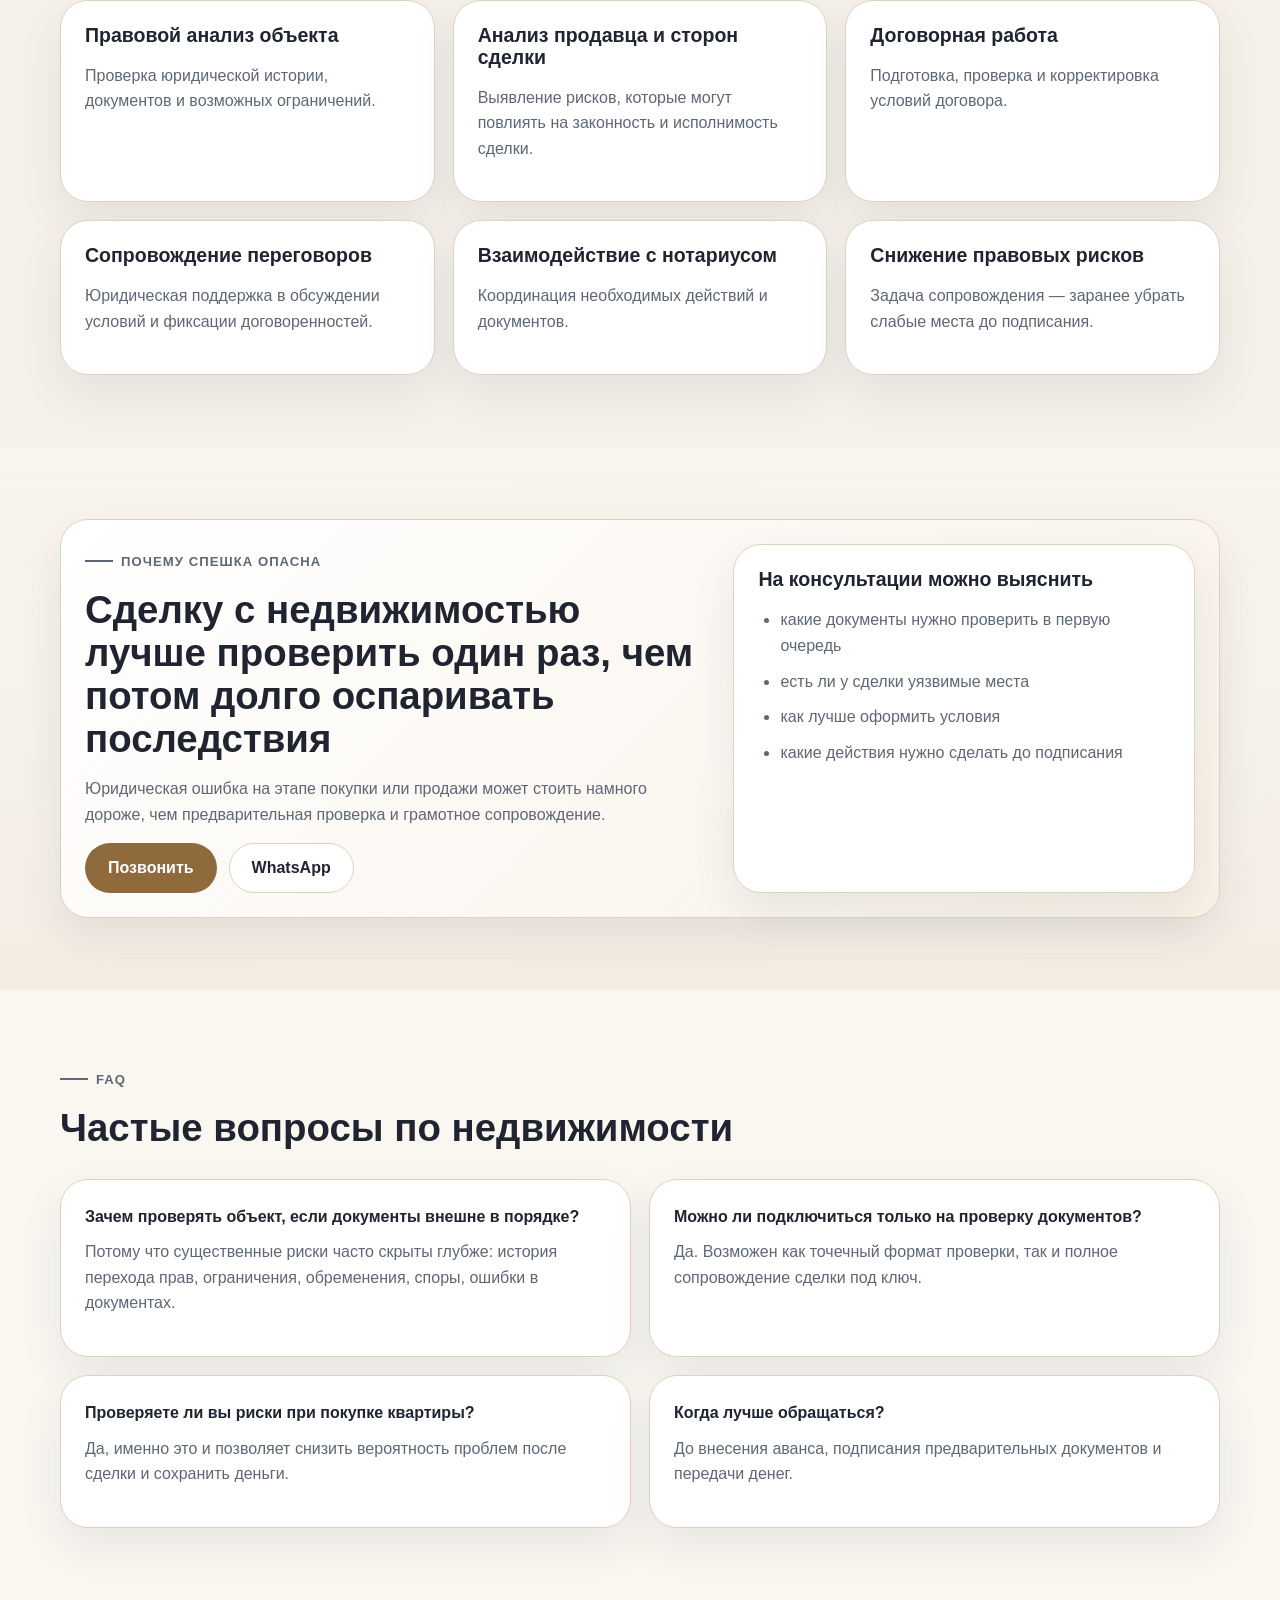
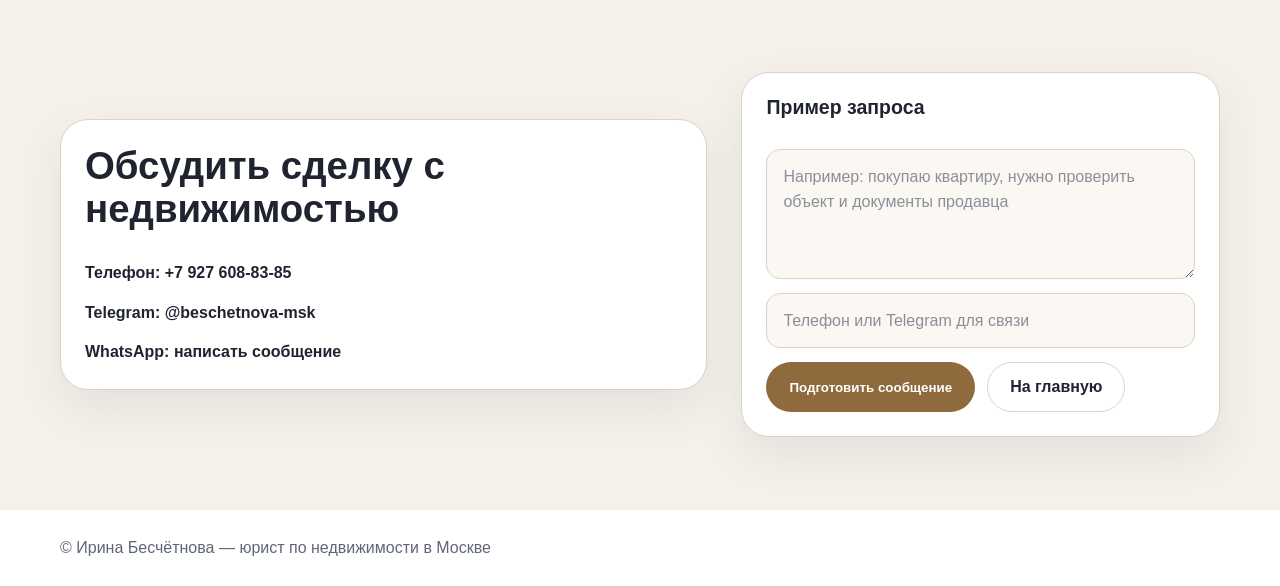
<file: services/real-estate.html>
<!DOCTYPE html>
<html lang="ru">
<head>
  <meta charset="UTF-8" />
  <meta name="viewport" content="width=device-width, initial-scale=1.0" />
  <title>Юрист по недвижимости в Москве — сопровождение сделок | Ирина Бесчётнова</title>
  <meta name="description" content="Юрист по недвижимости в Москве. Проверка юридической чистоты объекта, анализ рисков, сопровождение покупки и продажи, взаимодействие с нотариусом. Безопасность сделки и защита интересов клиента." />
  <meta name="robots" content="index, follow" />
  <link rel="canonical" href="https://lunevweb.github.io/beschetnova-msk/services/real-estate.html" />
  <meta property="og:type" content="article" />
  <meta property="og:locale" content="ru_RU" />
  <meta property="og:site_name" content="Ирина Бесчётнова — юрист в Москве" />
  <meta property="og:title" content="Юрист по недвижимости в Москве — сопровождение сделок" />
  <meta property="og:description" content="Проверка объекта и документов, анализ рисков и сопровождение безопасной сделки с недвижимостью." />
  <meta property="og:url" content="https://lunevweb.github.io/beschetnova-msk/services/real-estate.html" />
  <meta property="og:image" content="https://lunevweb.github.io/beschetnova-msk/assets/images/irina-beschetnova.jpg" />
  <meta name="twitter:card" content="summary_large_image" />
  <link rel="stylesheet" href="../assets/css/styles.css" />
</head>
<body>
  <header class="site-header">
    <div class="container header-inner">
      <a class="logo" href="../index.html">Ирина Бесчётнова</a>
      <nav class="nav">
        <a href="../index.html#about">О юристе</a>
        <a href="../index.html#services">Услуги</a>
        <a href="#risks">Риски</a>
        <a href="#contacts">Контакты</a>
      </nav>
    </div>
  </header>

  <main>
    <section class="page-hero">
      <div class="container page-hero-grid">
        <div>
          <p class="eyebrow">Недвижимость • Москва</p>
          <h1>Юридическое сопровождение сделок с недвижимостью без опасных сюрпризов</h1>
          <p class="lead">Юридическая чистота и безопасность сделки: проверка документов, анализ рисков, сопровождение приобретения, продажи и иных сделок с недвижимостью.</p>
          <div class="hero-actions">
            <a class="btn btn-primary" href="#contacts">Получить консультацию</a>
            <a class="btn btn-accent" href="https://t.me/beschetnova-msk" target="_blank" rel="noopener noreferrer">Написать в Telegram</a>
          </div>
          <ul class="service-list">
            <li>проверка юридической чистоты объекта</li>
            <li>анализ документов продавца и объекта</li>
            <li>подготовка и проверка договоров</li>
            <li>сопровождение покупки, продажи и иных сделок</li>
            <li>взаимодействие с нотариусом</li>
            <li>снижение правовых рисков</li>
          </ul>
        </div>
        <div class="hero-card">
          <div class="hero-badges">
            <div><strong>Проверка рисков</strong><span>до подписания документов</span></div>
            <div><strong>Безопасность</strong><span>ключевой приоритет сделки</span></div>
            <div><strong>Под ключ</strong><span>до завершения оформления</span></div>
          </div>
        </div>
      </div>
    </section>

    <section id="risks" class="section alt">
      <div class="container">
        <div class="section-head">
          <p class="eyebrow">Что может пойти не так</p>
          <h2>Риски, которые важно выявить до сделки</h2>
        </div>
        <div class="audience-grid">
          <div class="audience-card"><h3>Проблемы с документами</h3><p>Ошибки, несоответствия, недостаточность сведений или спорные основания права.</p></div>
          <div class="audience-card"><h3>Скрытые обременения</h3><p>Ограничения, аресты, претензии третьих лиц и иные правовые проблемы объекта.</p></div>
          <div class="audience-card"><h3>Финансовые потери</h3><p>Сделка может обернуться серьезными убытками, если риски выявлены слишком поздно.</p></div>
        </div>
      </div>
    </section>

    <section class="section">
      <div class="container">
        <div class="section-head">
          <p class="eyebrow">Что входит</p>
          <h2>Как обеспечивается безопасность сделки</h2>
        </div>
        <div class="features">
          <div class="feature"><h3>Правовой анализ объекта</h3><p>Проверка юридической истории, документов и возможных ограничений.</p></div>
          <div class="feature"><h3>Анализ продавца и сторон сделки</h3><p>Выявление рисков, которые могут повлиять на законность и исполнимость сделки.</p></div>
          <div class="feature"><h3>Договорная работа</h3><p>Подготовка, проверка и корректировка условий договора.</p></div>
          <div class="feature"><h3>Сопровождение переговоров</h3><p>Юридическая поддержка в обсуждении условий и фиксации договоренностей.</p></div>
          <div class="feature"><h3>Взаимодействие с нотариусом</h3><p>Координация необходимых действий и документов.</p></div>
          <div class="feature"><h3>Снижение правовых рисков</h3><p>Задача сопровождения — заранее убрать слабые места до подписания.</p></div>
        </div>
      </div>
    </section>

    <section class="section accent-section">
      <div class="container">
        <div class="cta-band">
          <div>
            <p class="eyebrow">Почему спешка опасна</p>
            <h2>Сделку с недвижимостью лучше проверить один раз, чем потом долго оспаривать последствия</h2>
            <p>Юридическая ошибка на этапе покупки или продажи может стоить намного дороже, чем предварительная проверка и грамотное сопровождение.</p>
            <div class="inline-actions">
              <a class="btn btn-primary" href="tel:+79276088385">Позвонить</a>
              <a class="btn btn-secondary" href="https://wa.me/79276088385" target="_blank" rel="noopener noreferrer">WhatsApp</a>
            </div>
          </div>
          <div class="warning-box">
            <h3>На консультации можно выяснить</h3>
            <ul class="check-list">
              <li>какие документы нужно проверить в первую очередь</li>
              <li>есть ли у сделки уязвимые места</li>
              <li>как лучше оформить условия</li>
              <li>какие действия нужно сделать до подписания</li>
            </ul>
          </div>
        </div>
      </div>
    </section>

    <section class="section alt" id="faq">
      <div class="container">
        <div class="section-head">
          <p class="eyebrow">FAQ</p>
          <h2>Частые вопросы по недвижимости</h2>
        </div>
        <div class="faq-grid two-col">
          <div class="faq-item"><div class="faq-question">Зачем проверять объект, если документы внешне в порядке?</div><p>Потому что существенные риски часто скрыты глубже: история перехода прав, ограничения, обременения, споры, ошибки в документах.</p></div>
          <div class="faq-item"><div class="faq-question">Можно ли подключиться только на проверку документов?</div><p>Да. Возможен как точечный формат проверки, так и полное сопровождение сделки под ключ.</p></div>
          <div class="faq-item"><div class="faq-question">Проверяете ли вы риски при покупке квартиры?</div><p>Да, именно это и позволяет снизить вероятность проблем после сделки и сохранить деньги.</p></div>
          <div class="faq-item"><div class="faq-question">Когда лучше обращаться?</div><p>До внесения аванса, подписания предварительных документов и передачи денег.</p></div>
        </div>
      </div>
    </section>

    <section id="contacts" class="section">
      <div class="container page-hero-grid">
        <div class="contact-box">
          <h2>Обсудить сделку с недвижимостью</h2>
          <a href="tel:+79276088385">Телефон: +7 927 608-83-85</a>
          <a href="https://t.me/beschetnova-msk" target="_blank" rel="noopener noreferrer">Telegram: @beschetnova-msk</a>
          <a href="https://wa.me/79276088385" target="_blank" rel="noopener noreferrer">WhatsApp: написать сообщение</a>
        </div>
        <div class="form-card" data-message-form data-topic="сделки с недвижимостью">
          <h3>Пример запроса</h3>
          <textarea class="textarea" data-message-input placeholder="Например: покупаю квартиру, нужно проверить объект и документы продавца"></textarea>
          <input class="input" type="text" data-contact-input placeholder="Телефон или Telegram для связи" />
          <div class="contact-actions">
            <button class="btn btn-primary" type="button" data-message-submit>Подготовить сообщение</button>
            <a class="btn btn-secondary" href="../index.html">На главную</a>
          </div>
          <div class="result-box" data-message-result hidden>
            <h3>Готовое сообщение</h3>
            <pre data-message-preview></pre>
            <div class="result-actions">
              <a class="btn btn-accent" data-message-tg href="#" target="_blank" rel="noopener noreferrer">Отправить в Telegram</a>
              <a class="btn btn-secondary" data-message-wa href="#" target="_blank" rel="noopener noreferrer">Отправить в WhatsApp</a>
            </div>
          </div>
        </div>
      </div>
    </section>
  </main>

  <footer class="site-footer">
    <div class="container footer-inner">
      <p>© Ирина Бесчётнова — юрист по недвижимости в Москве</p>
    </div>
  </footer>
  <script src="../assets/js/main.js"></script>
</body>
</html>
</file>
<file: assets/css/styles.css>
:root {
  --bg: #f5f1ea;
  --surface: #ffffff;
  --surface-soft: #fbf8f3;
  --surface-alt: #efe6d8;
  --text: #1f2430;
  --muted: #5f6775;
  --primary: #8f6a3d;
  --primary-dark: #6f512e;
  --accent: #233a63;
  --accent-soft: #edf2fb;
  --success: #1f7a4d;
  --border: #ddd2c2;
  --shadow: 0 18px 45px rgba(31, 36, 48, 0.08);
  --radius-xl: 28px;
  --radius-lg: 22px;
  --radius-md: 16px;
}

* {
  box-sizing: border-box;
}

html {
  scroll-behavior: smooth;
}

body {
  margin: 0;
  font-family: -apple-system, BlinkMacSystemFont, "Segoe UI", sans-serif;
  color: var(--text);
  background: var(--bg);
  line-height: 1.6;
}

a {
  color: inherit;
  text-decoration: none;
}

img {
  max-width: 100%;
}

.container {
  width: min(1160px, calc(100% - 32px));
  margin: 0 auto;
}

.narrow {
  width: min(820px, calc(100% - 32px));
}

.site-header {
  position: sticky;
  top: 0;
  z-index: 30;
  background: rgba(245, 241, 234, 0.94);
  backdrop-filter: blur(12px);
  border-bottom: 1px solid rgba(0, 0, 0, 0.06);
}

.header-inner,
.footer-inner {
  display: flex;
  justify-content: space-between;
  align-items: center;
  gap: 24px;
  min-height: 76px;
}

.logo {
  font-weight: 800;
  letter-spacing: 0.02em;
}

.nav {
  display: flex;
  gap: 20px;
  flex-wrap: wrap;
}

.nav a {
  color: var(--muted);
  font-size: 0.95rem;
}

h1,
h2,
h3,
h4 {
  line-height: 1.12;
  margin: 0 0 16px;
}

h1 {
  font-size: clamp(2.2rem, 4vw, 4.3rem);
}

h2 {
  font-size: clamp(1.75rem, 3vw, 2.8rem);
}

h3 {
  font-size: 1.22rem;
}

p {
  margin: 0 0 16px;
}

.eyebrow {
  display: inline-flex;
  align-items: center;
  gap: 8px;
  margin: 0 0 16px;
  color: var(--primary);
  font-weight: 700;
  text-transform: uppercase;
  letter-spacing: 0.08em;
  font-size: 0.82rem;
}

.eyebrow::before {
  content: "";
  width: 28px;
  height: 2px;
  background: currentColor;
}

.lead {
  font-size: 1.08rem;
  color: var(--muted);
}

.hero,
.page-hero {
  padding: 84px 0 56px;
}

.hero-grid,
.page-hero-grid {
  display: grid;
  grid-template-columns: minmax(0, 1.15fr) minmax(340px, 0.85fr);
  gap: 34px;
  align-items: center;
}

.hero-actions,
.inline-actions,
.contact-actions {
  display: flex;
  gap: 12px;
  flex-wrap: wrap;
}

.btn {
  display: inline-flex;
  align-items: center;
  justify-content: center;
  min-height: 50px;
  padding: 0 22px;
  border-radius: 999px;
  font-weight: 700;
  border: 1px solid transparent;
  transition: 0.2s ease;
}

.btn:hover {
  transform: translateY(-1px);
}

.btn-primary {
  background: var(--primary);
  color: #fff;
}

.btn-primary:hover {
  background: var(--primary-dark);
}

.btn-secondary {
  background: var(--surface);
  border-color: var(--border);
}

.btn-accent {
  background: var(--accent);
  color: #fff;
}

.hero-points,
.check-list,
.steps,
.service-list,
.risk-list {
  padding-left: 22px;
  color: var(--muted);
}

.hero-points li,
.check-list li,
.steps li,
.service-list li,
.risk-list li {
  margin-bottom: 10px;
}

.card,
.feature,
.hero-card,
.contact-box,
.offer-box,
.cta-band,
.faq-item,
.service-panel,
.case-box,
.form-card,
.trust-strip,
.metric,
.audience-card,
.warning-box {
  background: var(--surface);
  border: 1px solid var(--border);
  border-radius: var(--radius-xl);
  box-shadow: var(--shadow);
}

.hero-card,
.service-panel,
.form-card,
.cta-band {
  padding: 24px;
}

.hero-photo {
  display: block;
  width: 100%;
  max-width: 430px;
  margin: 0 auto 20px;
  border-radius: 22px;
  object-fit: cover;
  aspect-ratio: 4 / 5;
  box-shadow: var(--shadow);
}

.hero-badges,
.metric-grid,
.cards,
.features,
.audience-grid,
.faq-grid,
.mini-grid,
.trust-grid {
  display: grid;
  gap: 18px;
}

.hero-badges {
  grid-template-columns: repeat(3, minmax(0, 1fr));
  margin-top: 26px;
}

.metric-grid,
.cards,
.features,
.audience-grid,
.faq-grid,
.trust-grid {
  grid-template-columns: repeat(3, minmax(0, 1fr));
}

.metric,
.card,
.feature,
.audience-card,
.faq-item,
.case-box,
.warning-box,
.trust-strip {
  padding: 24px;
}

.metric strong,
.hero-badges strong {
  display: block;
  font-size: 1.35rem;
  margin-bottom: 6px;
}

.metric span,
.hero-badges span,
.note,
.section p,
.card p,
.feature p,
.case-box p,
.audience-card p,
.trust-strip p,
.faq-item p,
.warning-box p {
  color: var(--muted);
}

.hero-badges div {
  background: var(--surface-alt);
  border-radius: var(--radius-md);
  padding: 14px;
}

.section {
  padding: 72px 0;
}

.alt {
  background: #faf7f1;
}

.accent-section {
  background: linear-gradient(180deg, #f9f5ee 0%, #f3ede4 100%);
}

.section-head {
  max-width: 760px;
  margin-bottom: 30px;
}

.trust-strip {
  display: flex;
  align-items: center;
  justify-content: space-between;
  gap: 18px;
  margin-top: 28px;
}

.offer-box {
  padding: 28px;
  background: linear-gradient(135deg, rgba(35, 58, 99, 0.98), rgba(143, 106, 61, 0.96));
  color: #fff;
}

.offer-box p,
.offer-box li,
.offer-box .note {
  color: rgba(255, 255, 255, 0.88);
}

.offer-box .btn-secondary {
  background: rgba(255, 255, 255, 0.14);
  border-color: rgba(255, 255, 255, 0.28);
  color: #fff;
}

.contact-box,
.form-card {
  display: grid;
  gap: 14px;
}

.contact-box {
  min-width: 0;
  padding: 24px;
}

.contact-box-compact {
  align-content: start;
  word-break: break-word;
  overflow-wrap: anywhere;
}

.contact-box a {
  font-weight: 700;
}

.steps-grid {
  display: grid;
  gap: 18px;
  grid-template-columns: repeat(3, minmax(0, 1fr));
}

.steps-grid-five {
  grid-template-columns: repeat(5, minmax(0, 1fr));
}

.step-card {
  min-width: 0;
  height: 100%;
  padding: 24px;
  background: var(--surface);
  border: 1px solid var(--border);
  border-radius: var(--radius-xl);
  box-shadow: var(--shadow);
}

.step-card-number {
  display: inline-flex;
  align-items: center;
  justify-content: center;
  min-width: 48px;
  height: 48px;
  margin-bottom: 16px;
  padding: 0 12px;
  border-radius: 999px;
  background: var(--accent-soft);
  color: var(--accent);
  font-weight: 800;
  letter-spacing: 0.04em;
}

.step-card p {
  margin: 0;
  color: var(--muted);
}

.form-grid {
  display: grid;
  grid-template-columns: 1fr 1fr;
  gap: 14px;
}

.input,
.textarea {
  width: 100%;
  border: 1px solid var(--border);
  border-radius: 14px;
  padding: 14px 16px;
  font: inherit;
  background: var(--surface-soft);
  color: var(--text);
}

.textarea {
  min-height: 130px;
  resize: vertical;
}

.quiz-shell {
  display: grid;
  grid-template-columns: 0.95fr 1.05fr;
  gap: 24px;
  align-items: start;
}

.quiz-card,
.quiz-side,
.progress-track,
.option-pill,
.result-box {
  background: var(--surface);
  border: 1px solid var(--border);
  border-radius: var(--radius-xl);
}

.quiz-card,
.quiz-side,
.result-box {
  padding: 24px;
  box-shadow: var(--shadow);
}

.progress-track {
  overflow: hidden;
  height: 10px;
  background: #eadfce;
  margin-bottom: 16px;
}

.progress-bar {
  width: 0;
  height: 100%;
  background: linear-gradient(90deg, var(--primary), var(--accent));
}

.progress-meta {
  display: flex;
  justify-content: space-between;
  gap: 12px;
  align-items: center;
  margin-bottom: 16px;
  color: var(--muted);
  font-size: 0.95rem;
}

.quiz-step-title {
  margin-bottom: 14px;
}

.option-grid,
.radio-stack,
.quiz-inline-contact {
  display: grid;
  gap: 12px;
}

.option-pill {
  display: flex;
  gap: 12px;
  align-items: flex-start;
  padding: 16px 18px;
  cursor: pointer;
}

.option-pill input {
  margin-top: 4px;
}

.option-pill span {
  display: block;
}

.option-pill small {
  display: block;
  color: var(--muted);
  margin-top: 4px;
}

.quiz-actions,
.result-actions {
  display: flex;
  justify-content: space-between;
  gap: 12px;
  margin-top: 20px;
  flex-wrap: wrap;
}

.quiz-actions .btn {
  min-width: 160px;
}

.result-box {
  margin-top: 18px;
  background: linear-gradient(180deg, #fff, #f8f1e6);
}

.result-box pre {
  white-space: pre-wrap;
  font: inherit;
  color: var(--muted);
  margin: 0 0 16px;
}

.faq-question {
  font-weight: 800;
  margin-bottom: 10px;
}

.faq-item {
  display: block;
}

.faq-grid.two-col {
  grid-template-columns: repeat(2, minmax(0, 1fr));
}

.quiz-note,
.step-hint {
  color: var(--muted);
  font-size: 0.95rem;
}

.result-box[hidden],
[data-step][hidden],
.quiz-card .btn[hidden] {
  display: none;
}

.quiz-side ul {
  padding-left: 20px;
  color: var(--muted);
}

.quiz-side li {
  margin-bottom: 10px;
}

.quiz-side strong {
  display: block;
  margin-bottom: 8px;
}

.input::placeholder,
.textarea::placeholder {
  color: #8a8f98;
}

.section .quiz-card p,
.section .quiz-side p,
.section .result-box p {
  color: var(--muted);
}

.quiz-mini-grid {
  display: grid;
  grid-template-columns: repeat(2, minmax(0, 1fr));
  gap: 14px;
}

.quiz-mini-grid .metric {
  padding: 18px;
  box-shadow: none;
}

.quiz-mini-grid .metric strong {
  font-size: 1.1rem;
}

.quiz-mini-grid .metric span {
  font-size: 0.95rem;
}

.quiz-shell .textarea {
  min-height: 150px;
}

.quiz-title-row {
  display: flex;
  justify-content: space-between;
  gap: 16px;
  align-items: flex-start;
}

.quiz-emphasis {
  font-weight: 700;
  color: var(--text);
}

.quiz-panel-divider {
  height: 1px;
  background: var(--border);
  margin: 18px 0;
}

.quiz-card h3,
.quiz-side h3,
.result-box h3 {
  margin-bottom: 12px;
}

.quiz-step-footer {
  margin-top: 8px;
}

.quiz-badge {
  display: inline-flex;
  align-items: center;
  gap: 8px;
  border-radius: 999px;
  padding: 8px 12px;
  background: var(--accent-soft);
  color: var(--accent);
  font-weight: 700;
  font-size: 0.9rem;
}

.quiz-badges {
  display: flex;
  gap: 10px;
  flex-wrap: wrap;
}

.quiz-step {
  min-height: 290px;
}

.quiz-step > :last-child {
  margin-bottom: 0;
}

.quiz-heading {
  margin-bottom: 6px;
}

.quiz-intro {
  margin-bottom: 18px;
}

.quiz-side .inline-actions {
  margin-top: 14px;
}

.quiz-side .metric-grid {
  grid-template-columns: 1fr 1fr;
}

.page-hero .service-list {
  margin-bottom: 0;
}

.cta-band {
  display: grid;
  grid-template-columns: 1.15fr 0.85fr;
  gap: 24px;
  align-items: center;
  background: linear-gradient(135deg, #fff 0%, #f8f1e6 100%);
}

.case-box,
.warning-box,
.audience-card,
.faq-item,
.feature,
.card {
  height: 100%;
}

.site-footer {
  border-top: 1px solid rgba(0, 0, 0, 0.06);
  background: var(--surface);
}

.site-footer p {
  margin: 0;
  color: var(--muted);
}

@media (max-width: 980px) {
  .hero-grid,
  .page-hero-grid,
  .cta-band,
  .metric-grid,
  .cards,
  .features,
  .audience-grid,
  .faq-grid,
  .trust-grid,
  .steps-grid,
  .steps-grid-five {
    grid-template-columns: 1fr 1fr;
  }

  .hero-grid,
  .page-hero-grid,
  .cta-band {
    grid-template-columns: 1fr;
  }

  .form-grid {
    grid-template-columns: 1fr;
  }

  .quiz-shell,
  .faq-grid.two-col,
  .quiz-side .metric-grid,
  .quiz-mini-grid {
    grid-template-columns: 1fr;
  }
}

@media (max-width: 640px) {
  .header-inner,
  .footer-inner,
  .nav,
  .hero-actions,
  .inline-actions,
  .contact-actions,
  .trust-strip {
    flex-direction: column;
    align-items: flex-start;
  }

  .hero,
  .page-hero,
  .section {
    padding: 52px 0;
  }

  .hero-badges,
  .metric-grid,
  .cards,
  .features,
  .audience-grid,
  .faq-grid,
  .trust-grid,
  .steps-grid,
  .steps-grid-five {
    grid-template-columns: 1fr;
  }

  .step-card {
    padding: 20px;
  }

  .btn {
    width: 100%;
  }
}
</file>
